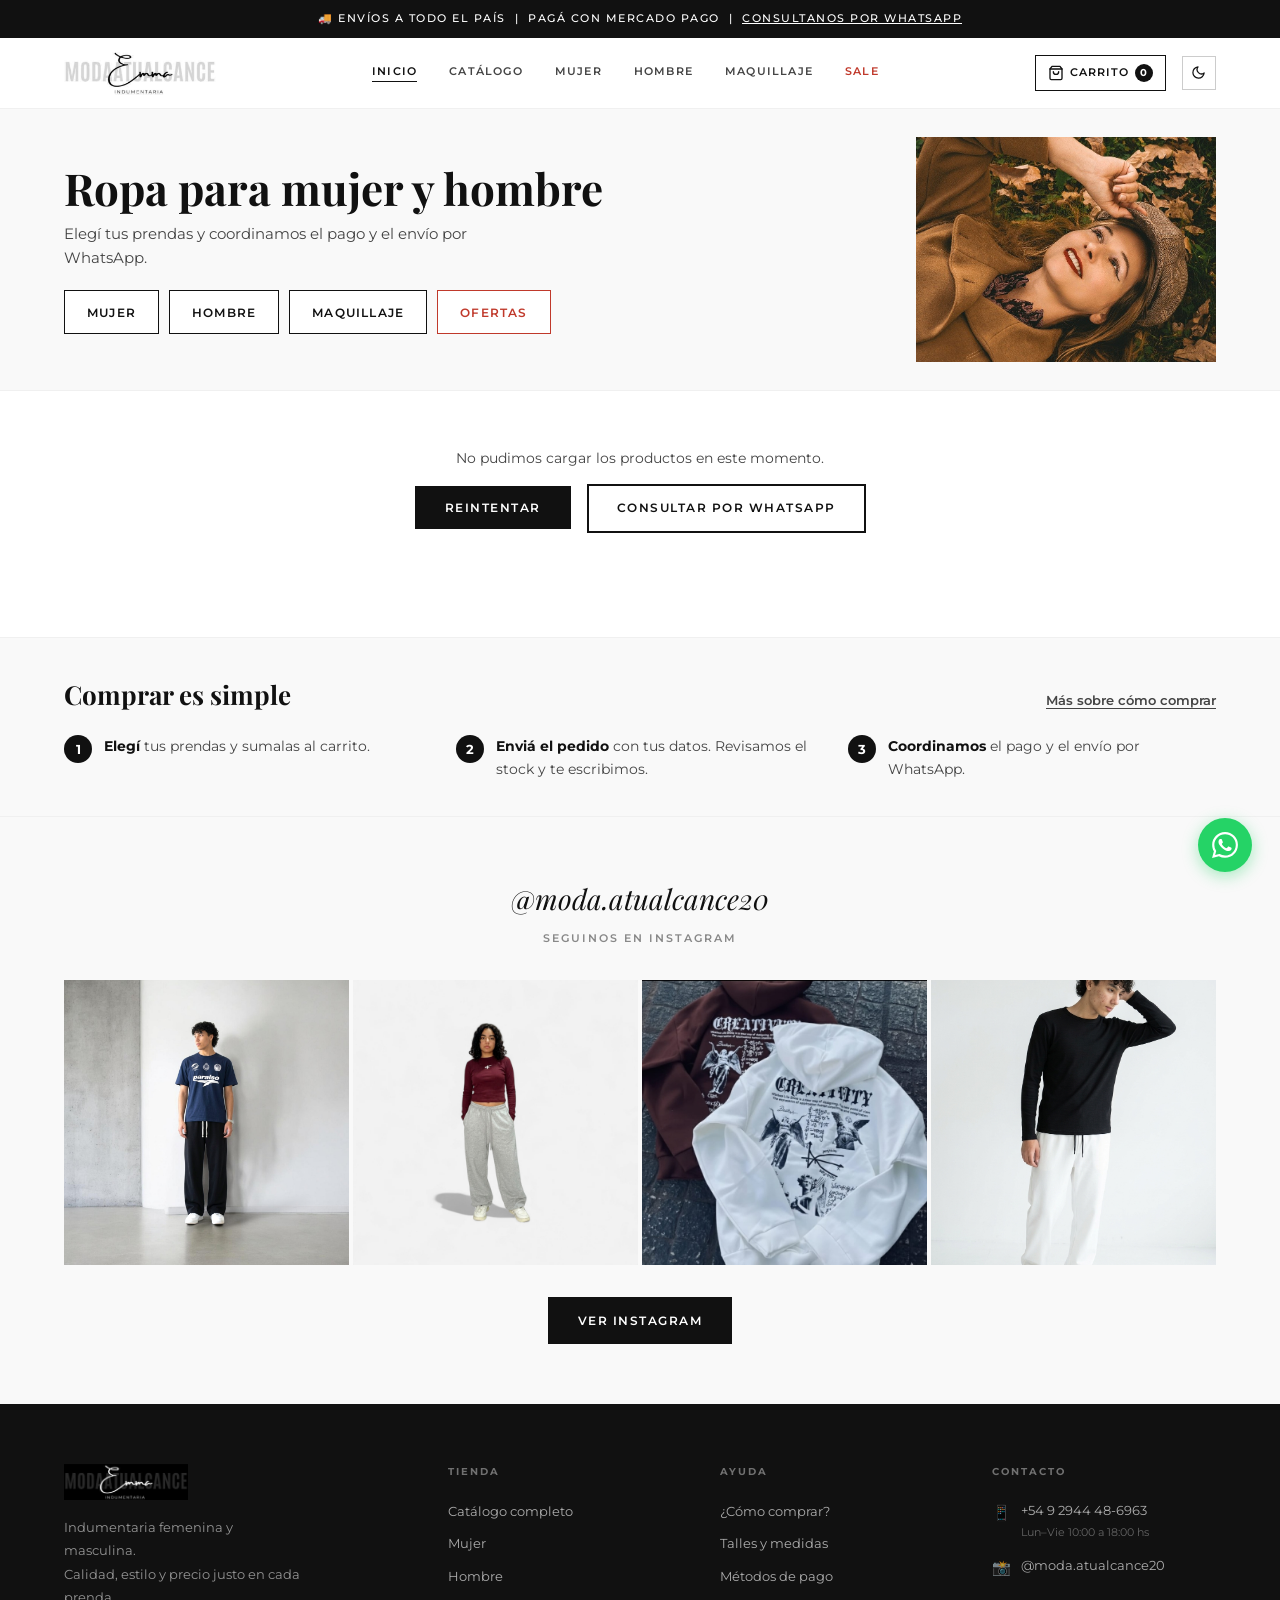
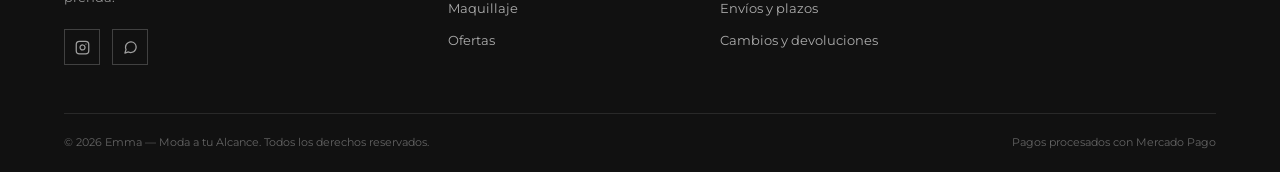
<file: index.html>
<!DOCTYPE html>
<html lang="es">
<head>
  <meta charset="UTF-8" />
  <meta name="viewport" content="width=device-width, initial-scale=1.0" />
  <title>Emma — Moda a tu Alcance</title>
  <meta name="description" content="Ropa y accesorios para mujer y hombre. Elegí tu look y recibilo en casa." />
  <link rel="icon" type="image/svg+xml" href="/favicon.svg"/>
  <meta property="og:type" content="website"/>
  <meta property="og:title" content="Emma — Moda a tu Alcance"/>
  <meta property="og:description" content="Ropa y accesorios para mujer y hombre. Elegí tu look y recibilo en casa."/>
  <meta property="og:image" content="https://moda-a-tu-alcance.vercel.app/assets/logo/logo-light.jpg"/>
  <meta name="twitter:card" content="summary_large_image"/>
  <meta name="twitter:image" content="https://moda-a-tu-alcance.vercel.app/assets/logo/logo-light.jpg"/>
  <script>(function(){var t=localStorage.getItem('emma_theme')||(window.matchMedia('(prefers-color-scheme:dark)').matches?'dark':'light');document.documentElement.setAttribute('data-theme',t);})();</script>
  <link rel="stylesheet" href="css/styles.css" />
  <style>
    /* ── Home: hero compacto ── */
    .home-hero { background: var(--gray-50); border-bottom: 1px solid var(--gray-100); padding: 28px 0; }
    .home-hero-inner { display: grid; grid-template-columns: 1fr 300px; gap: 40px; align-items: center; }
    .home-hero-title {
      font-family: var(--font-serif);
      font-size: clamp(28px, 4.5vw, 44px);
      font-weight: 700;
      line-height: 1.1;
      margin-bottom: 10px;
    }
    .home-hero-sub { font-size: 15px; color: var(--gray-700); line-height: 1.6; max-width: 46ch; margin-bottom: 20px; }
    .home-chips { display: flex; flex-wrap: wrap; gap: 10px; }
    .home-chip {
      display: inline-flex; align-items: center; justify-content: center;
      min-height: 44px; padding: 0 22px;
      font-size: 12px; font-weight: 600; letter-spacing: 1.2px; text-transform: uppercase;
      color: var(--black); background: var(--white);
      border: 1.5px solid var(--black);
      transition: background 0.15s, color 0.15s;
    }
    .home-chip:hover, .home-chip:focus-visible { background: var(--black); color: var(--white); }
    .home-chip-sale { color: #c0392b; border-color: #c0392b; }
    .home-chip-sale:hover, .home-chip-sale:focus-visible { background: #c0392b; color: #fff; }
    [data-theme="dark"] .home-chip-sale { color: #e8665a; border-color: #e8665a; }
    [data-theme="dark"] .home-chip-sale:hover, [data-theme="dark"] .home-chip-sale:focus-visible { background: #e8665a; color: #000; }
    .home-hero-img { aspect-ratio: 4 / 3; overflow: hidden; background: var(--gray-100); }
    .home-hero-img img { width: 100%; height: 100%; object-fit: cover; display: block; }
    [data-theme="dark"] .home-hero-img img { filter: brightness(0.75); }

    /* ── Home: secciones de productos ── */
    .home-section { padding: 36px 0 8px; }
    .home-section-head { display: flex; align-items: baseline; justify-content: space-between; gap: 16px; margin-bottom: 18px; }
    .home-section-title { font-family: var(--font-serif); font-size: clamp(20px, 3vw, 26px); font-weight: 700; }
    .home-section-link {
      font-size: 13px; font-weight: 600; color: var(--gray-700);
      text-decoration: underline; text-underline-offset: 3px; white-space: nowrap;
    }
    .home-section-link:hover { color: var(--black); }
    .home-grid { display: grid; grid-template-columns: repeat(4, 1fr); gap: 20px; }
    .home-grid .product-card { min-width: 0; }
    .home-more { text-align: center; padding: 28px 0 8px; }

    /* ── Home: placeholders de carga ── */
    .sk { background: var(--gray-100); position: relative; overflow: hidden; }
    .sk::after {
      content: ""; position: absolute; inset: 0;
      background: linear-gradient(90deg, transparent, rgba(128,128,128,0.15), transparent);
      transform: translateX(-100%);
      animation: sk-shimmer 1.4s infinite;
    }
    @keyframes sk-shimmer { to { transform: translateX(100%); } }
    .sk-img  { aspect-ratio: 3 / 4; }
    .sk-line { height: 12px; margin-top: 10px; width: 70%; }
    .sk-line.short { width: 40%; }

    /* ── Home: error de carga ── */
    .home-error { text-align: center; padding: 56px 16px; color: var(--gray-700); font-size: 14px; line-height: 1.7; }
    .home-error .btn { margin: 14px 6px 0; }

    /* ── Home: cómo comprar (franja compacta) ── */
    .home-how { background: var(--gray-50); border-top: 1px solid var(--gray-100); border-bottom: 1px solid var(--gray-100); padding: 36px 0; margin-top: 48px; }
    .home-how-head { display: flex; align-items: baseline; justify-content: space-between; gap: 16px; margin-bottom: 20px; }
    .home-how-list { list-style: none; display: grid; grid-template-columns: repeat(3, 1fr); gap: 24px; counter-reset: paso; padding: 0; margin: 0; }
    .home-how-list li { counter-increment: paso; display: flex; gap: 12px; align-items: flex-start; font-size: 14px; line-height: 1.6; color: var(--gray-700); }
    .home-how-list li::before {
      content: counter(paso);
      flex-shrink: 0; width: 28px; height: 28px; border-radius: 50%;
      display: flex; align-items: center; justify-content: center;
      font-size: 13px; font-weight: 700;
      background: var(--black); color: var(--white);
    }
    .home-how-list strong { color: var(--black); }

    @media (max-width: 768px) {
      .home-hero-inner { grid-template-columns: 1fr; }
      .home-hero-img { display: none; }
      .home-grid { grid-template-columns: repeat(2, 1fr); gap: 12px; }
      .home-section { padding-top: 28px; }
      .home-how-list { grid-template-columns: 1fr; gap: 16px; }
    }
    @media (max-width: 480px) {
      .announcement-bar { font-size: 10px; letter-spacing: 0.8px; padding: 8px 12px; }
      .home-hero { padding: 22px 0; }
      .home-chips { display: grid; grid-template-columns: 1fr 1fr; }
      .home-chip { padding: 0 8px; }
    }
  </style>
</head>
<body>

  <!-- ── Announcement Bar ─────────────────────────── -->
  <div class="announcement-bar">
    🚚 Envíos a todo el país &nbsp;|&nbsp; Pagá con Mercado Pago &nbsp;|&nbsp;
    <a href="https://wa.me/5492944486963" style="color:inherit;text-decoration:underline;">Consultanos por WhatsApp</a>
  </div>

  <!-- ── Header ───────────────────────────────────── -->
  <header class="header">
    <div class="container">
      <div class="header-inner">

        <!-- Logo -->
        <a href="index.html" class="logo" aria-label="Emma - Inicio">
          <img class="logo-img-dark"  src="/assets/logo/logo-dark.jpg"  alt="Emma"/>
          <img class="logo-img-light" src="/assets/logo/logo-light.jpg" alt="Emma"/>
        </a>

        <!-- Desktop Nav -->
        <nav class="nav" aria-label="Navegación principal">
          <a href="index.html" class="active">Inicio</a>
          <a href="catalogo.html">Catálogo</a>
          <a href="catalogo.html?genero=mujer">Mujer</a>
          <a href="catalogo.html?genero=hombre">Hombre</a>
          <a href="catalogo.html?cat=maquillaje">Maquillaje</a>
          <a href="catalogo.html?sale=1" class="sale">Sale</a>
        </nav>

        <!-- Actions -->
        <div class="header-actions">
          <a href="carrito.html" class="cart-btn" aria-label="Ver carrito">
            <svg width="16" height="16" viewBox="0 0 24 24" fill="none" stroke="currentColor" stroke-width="2" stroke-linecap="round" stroke-linejoin="round">
              <path d="M6 2L3 6v14a2 2 0 002 2h14a2 2 0 002-2V6l-3-4z"/><line x1="3" y1="6" x2="21" y2="6"/><path d="M16 10a4 4 0 01-8 0"/>
            </svg>
            <span class="cart-label">Carrito</span>
            <span class="cart-badge" id="cart-count">0</span>
          </a>
          <button class="theme-toggle" onclick="toggleTheme()" aria-label="Cambiar tema">
            <svg class="theme-icon-light" width="15" height="15" viewBox="0 0 24 24" fill="none" stroke="currentColor" stroke-width="2" stroke-linecap="round" stroke-linejoin="round"><path d="M21 12.79A9 9 0 1 1 11.21 3 7 7 0 0 0 21 12.79z"/></svg>
            <svg class="theme-icon-dark" width="15" height="15" viewBox="0 0 24 24" fill="none" stroke="currentColor" stroke-width="2" stroke-linecap="round" stroke-linejoin="round"><circle cx="12" cy="12" r="5"/><line x1="12" y1="1" x2="12" y2="3"/><line x1="12" y1="21" x2="12" y2="23"/><line x1="4.22" y1="4.22" x2="5.64" y2="5.64"/><line x1="18.36" y1="18.36" x2="19.78" y2="19.78"/><line x1="1" y1="12" x2="3" y2="12"/><line x1="21" y1="12" x2="23" y2="12"/><line x1="4.22" y1="19.78" x2="5.64" y2="18.36"/><line x1="18.36" y1="5.64" x2="19.78" y2="4.22"/></svg>
          </button>
          <button class="hamburger" id="hamburger-btn" aria-label="Menú" aria-expanded="false">
            <span></span><span></span><span></span>
          </button>
        </div>

      </div>
    </div>

    <!-- Mobile Nav -->
    <nav class="mobile-nav" id="mobile-nav" aria-label="Menú móvil">
      <a href="index.html">Inicio</a>
      <a href="catalogo.html">Catálogo</a>
      <a href="catalogo.html?genero=mujer">Mujer</a>
      <a href="catalogo.html?genero=hombre">Hombre</a>
      <a href="catalogo.html?cat=maquillaje">Maquillaje</a>
      <a href="catalogo.html?sale=1" class="sale">Sale</a>
    </nav>
  </header>

  <!-- ── Hero compacto + accesos directos ─────────── -->
  <section class="home-hero">
    <div class="container">
      <div class="home-hero-inner">
        <div class="home-hero-text">
          <h1 class="home-hero-title">Ropa para mujer y hombre</h1>
          <p class="home-hero-sub">Elegí tus prendas y coordinamos el pago y el envío por WhatsApp.</p>
          <nav class="home-chips" id="categorias" aria-label="Categorías">
            <a href="catalogo.html?genero=mujer" class="home-chip">Mujer</a>
            <a href="catalogo.html?genero=hombre" class="home-chip">Hombre</a>
            <a href="catalogo.html?cat=maquillaje" class="home-chip">Maquillaje</a>
            <a href="catalogo.html?sale=1" class="home-chip home-chip-sale">Ofertas</a>
          </nav>
        </div>
        <div class="home-hero-img">
          <img
            src="/assets/hero/hero.jpg"
            alt="Look de temporada"
            loading="lazy"
            decoding="async"
          />
        </div>
      </div>
    </div>
  </section>

  <!-- ── Productos (nuevos, ofertas, destacados) ───── -->
  <div class="container" id="home-products" aria-live="polite">
    <section class="home-section" aria-label="Cargando productos">
      <div class="home-grid">
        <div><div class="sk sk-img"></div><div class="sk sk-line"></div><div class="sk sk-line short"></div></div>
        <div><div class="sk sk-img"></div><div class="sk sk-line"></div><div class="sk sk-line short"></div></div>
        <div><div class="sk sk-img"></div><div class="sk sk-line"></div><div class="sk sk-line short"></div></div>
        <div><div class="sk sk-img"></div><div class="sk sk-line"></div><div class="sk sk-line short"></div></div>
      </div>
    </section>
  </div>

  <!-- ── Cómo comprar (franja compacta) ───────────── -->
  <section class="home-how">
    <div class="container">
      <div class="home-how-head">
        <h2 class="home-section-title">Comprar es simple</h2>
        <a href="faq.html#como-comprar" class="home-section-link">Más sobre cómo comprar</a>
      </div>
      <ol class="home-how-list">
        <li><span><strong>Elegí</strong> tus prendas y sumalas al carrito.</span></li>
        <li><span><strong>Enviá el pedido</strong> con tus datos. Revisamos el stock y te escribimos.</span></li>
        <li><span><strong>Coordinamos</strong> el pago y el envío por WhatsApp.</span></li>
      </ol>
    </div>
  </section>

  <!-- ── Instagram Strip ──────────────────────────── -->
  <section class="instagram-strip">
    <div class="container">
      <p class="instagram-handle">@moda.atualcance20</p>
      <p class="instagram-sub">Seguinos en Instagram</p>

      <div class="instagram-grid">
        <a href="https://www.instagram.com/moda.atualcance20" class="instagram-grid-item" target="_blank" rel="noopener">
          <img src="/assets/instagram/insta.png" alt="Instagram 1" loading="lazy"/>
        </a>
        <a href="https://www.instagram.com/moda.atualcance20" class="instagram-grid-item" target="_blank" rel="noopener">
          <img src="/assets/instagram/insta2.png" alt="Instagram 2" loading="lazy"/>
        </a>
        <a href="https://www.instagram.com/moda.atualcance20" class="instagram-grid-item" target="_blank" rel="noopener">
          <img src="/assets/instagram/insta3.jpeg" alt="Instagram 3" loading="lazy"/>
        </a>
        <a href="https://www.instagram.com/moda.atualcance20" class="instagram-grid-item" target="_blank" rel="noopener">
          <img src="/assets/instagram/insta4.png" alt="Instagram 4" loading="lazy"/>
        </a>
      </div>

      <a href="https://www.instagram.com/moda.atualcance20" class="btn btn-dark" target="_blank" rel="noopener">
        Ver Instagram
      </a>
    </div>
  </section>

  <!-- ── Footer ───────────────────────────────────── -->
  <footer class="footer">
    <div class="container">
      <div class="footer-grid">

        <div class="footer-brand">
          <img src="/assets/logo/logo-dark.jpg" alt="Emma" class="footer-logo" />
          <p>Indumentaria femenina y masculina.<br>Calidad, estilo y precio justo en cada prenda.</p>
          <div class="footer-social">
            <a href="https://www.instagram.com/moda.atualcance20" target="_blank" rel="noopener" aria-label="Instagram">
              <svg width="15" height="15" viewBox="0 0 24 24" fill="none" stroke="currentColor" stroke-width="2" stroke-linecap="round" stroke-linejoin="round">
                <rect x="2" y="2" width="20" height="20" rx="5" ry="5"/><path d="M16 11.37A4 4 0 1112.63 8 4 4 0 0116 11.37z"/><line x1="17.5" y1="6.5" x2="17.51" y2="6.5"/>
              </svg>
            </a>
            <a href="https://wa.me/5492944486963" target="_blank" rel="noopener" aria-label="WhatsApp">
              <svg width="15" height="15" viewBox="0 0 24 24" fill="none" stroke="currentColor" stroke-width="2" stroke-linecap="round" stroke-linejoin="round">
                <path d="M21 11.5a8.38 8.38 0 01-.9 3.8 8.5 8.5 0 01-7.6 4.7 8.38 8.38 0 01-3.8-.9L3 21l1.9-5.7a8.38 8.38 0 01-.9-3.8 8.5 8.5 0 014.7-7.6 8.38 8.38 0 013.8-.9h.5a8.48 8.48 0 018 8v.5z"/>
              </svg>
            </a>
          </div>
        </div>

        <div class="footer-col">
          <h4>Tienda</h4>
          <ul>
            <li><a href="catalogo.html">Catálogo completo</a></li>
            <li><a href="catalogo.html?genero=mujer">Mujer</a></li>
            <li><a href="catalogo.html?genero=hombre">Hombre</a></li>
            <li><a href="catalogo.html?cat=maquillaje">Maquillaje</a></li>
            <li><a href="catalogo.html?sale=1">Ofertas</a></li>
          </ul>
        </div>

        <div class="footer-col">
          <h4>Ayuda</h4>
          <ul>
            <li><a href="faq.html#como-comprar">¿Cómo comprar?</a></li>
            <li><a href="faq.html#talles">Talles y medidas</a></li>
            <li><a href="faq.html#pagos">Métodos de pago</a></li>
            <li><a href="faq.html#envios">Envíos y plazos</a></li>
            <li><a href="faq.html#cambios">Cambios y devoluciones</a></li>
          </ul>
        </div>

        <div class="footer-col">
          <h4>Contacto</h4>
          <div class="footer-contact-item">
            <span>📱</span>
            <span>
              <a href="https://wa.me/5492944486963" style="color:inherit;">+54 9 2944 48-6963</a><br>
              <small style="color:rgba(255,255,255,0.35);">Lun–Vie 10:00 a 18:00 hs</small>
            </span>
          </div>
          <div class="footer-contact-item">
            <span>📸</span>
            <span>
              <a href="https://www.instagram.com/moda.atualcance20" style="color:inherit;" target="_blank">@moda.atualcance20</a>
            </span>
          </div>
        </div>

      </div>

      <div class="footer-bottom">
        <span>© 2026 Emma — Moda a tu Alcance. Todos los derechos reservados.</span>
        <span>Pagos procesados con Mercado Pago</span>
      </div>
    </div>
  </footer>

  <!-- ── WhatsApp Float ────────────────────────────── -->
  <a
    href="https://wa.me/5492944486963?text=Hola%20Emma%2C%20quiero%20consultar%20sobre%20un%20producto%20%F0%9F%91%97"
    class="whatsapp-float"
    target="_blank"
    rel="noopener"
    aria-label="Contactar por WhatsApp"
    title="Contactar por WhatsApp"
  >
    <svg width="26" height="26" viewBox="0 0 24 24" fill="white">
      <path d="M17.472 14.382c-.297-.149-1.758-.867-2.03-.967-.273-.099-.471-.148-.67.15-.197.297-.767.966-.94 1.164-.173.199-.347.223-.644.075-.297-.15-1.255-.463-2.39-1.475-.883-.788-1.48-1.761-1.653-2.059-.173-.297-.018-.458.13-.606.134-.133.298-.347.446-.52.149-.174.198-.298.298-.497.099-.198.05-.371-.025-.52-.075-.149-.669-1.612-.916-2.207-.242-.579-.487-.5-.669-.51-.173-.008-.371-.01-.57-.01-.198 0-.52.074-.792.372-.272.297-1.04 1.016-1.04 2.479 0 1.462 1.065 2.875 1.213 3.074.149.198 2.096 3.2 5.077 4.487.709.306 1.262.489 1.694.625.712.227 1.36.195 1.871.118.571-.085 1.758-.719 2.006-1.413.248-.694.248-1.289.173-1.413-.074-.124-.272-.198-.57-.347m-5.421 7.403h-.004a9.87 9.87 0 01-5.031-1.378l-.361-.214-3.741.982.998-3.648-.235-.374a9.86 9.86 0 01-1.51-5.26c.001-5.45 4.436-9.884 9.888-9.884 2.64 0 5.122 1.03 6.988 2.898a9.825 9.825 0 012.893 6.994c-.003 5.45-4.437 9.884-9.885 9.884m8.413-18.297A11.815 11.815 0 0012.05 0C5.495 0 .16 5.335.157 11.892c0 2.096.547 4.142 1.588 5.945L.057 24l6.305-1.654a11.882 11.882 0 005.683 1.448h.005c6.554 0 11.89-5.335 11.893-11.893a11.821 11.821 0 00-3.48-8.413Z"/>
    </svg>
  </a>

  <!-- ── Scripts ───────────────────────────────────── -->
  <script src="js/catalog.js"></script>
  <script src="js/video-limiter.js"></script>
  <script src="js/data.js"></script>
  <script src="js/theme.js"></script>
  <script>
    // Mobile menu toggle
    const hamburger = document.getElementById('hamburger-btn');
    const mobileNav = document.getElementById('mobile-nav');

    hamburger.addEventListener('click', () => {
      const isOpen = mobileNav.classList.toggle('open');
      hamburger.setAttribute('aria-expanded', isOpen);
    });

    // Cart badge
    actualizarBadge();

    // ── Secciones de la home ──────────────────────────
    // Se muestran en este orden. Un producto aparece una sola vez
    // (en la primera sección que lo incluya). Las vacías se omiten.
    const POR_SECCION = 4;
    const SECCIONES = [
      { titulo: 'Nuevos ingresos', href: 'catalogo.html',        filtro: p => p.nuevo },
      { titulo: 'Ofertas',         href: 'catalogo.html?sale=1', filtro: p => p.sale },
      { titulo: 'Destacados',      href: 'catalogo.html',        filtro: p => p.destacado }
    ];

    function esc(s) {
      return String(s ?? '').replace(/[&<>"']/g, c => ({ '&':'&amp;', '<':'&lt;', '>':'&gt;', '"':'&quot;', "'":'&#39;' }[c]));
    }

    function tarjeta(p, eager) {
      const img = (p.imagenes || [])[0] || '';
      return `
        <a href="producto.html?id=${p.id}" class="product-card">
          <div class="product-card-image">
            ${cardMedia(p, { eager })}
            <span class="product-card-quick">Ver producto</span>
          </div>
          <p class="product-card-name">${esc(p.nombre)}</p>
          <p class="product-card-price">
            ${p.precioAntes ? `<span class="old-price">${formatPrecio(p.precioAntes)}</span>` : ''}
            ${formatPrecio(p.precio)}
          </p>
          ${(p.nuevo || p.sale) ? `<div class="product-card-tags">${p.nuevo ? '<span class="product-card-tag">Nuevo</span>' : ''}${p.sale ? '<span class="product-card-tag product-card-tag-sale">Oferta</span>' : ''}</div>` : ''}
        </a>`;
    }

    function seccion({ titulo, href }, lista, eager) {
      return `
        <section class="home-section">
          <div class="home-section-head">
            <h2 class="home-section-title">${titulo}</h2>
            <a href="${href}" class="home-section-link">Ver todo</a>
          </div>
          <div class="home-grid">${lista.map(p => tarjeta(p, eager)).join('')}</div>
        </section>`;
    }

    async function init() {
      const mount = document.getElementById('home-products');
      await loadProductos();

      // Sin productos: error de conexión o tienda vacía
      if (!PRODUCTOS.length) {
        mount.innerHTML = `
          <div class="home-error">
            <p>No pudimos cargar los productos en este momento.</p>
            <button class="btn btn-dark" onclick="location.reload()">Reintentar</button>
            <a class="btn btn-outline" href="https://wa.me/5492944486963" target="_blank" rel="noopener">Consultar por WhatsApp</a>
          </div>`;
        return;
      }

      const usados = new Set();
      let html = '';
      let primera = true;

      SECCIONES.forEach(s => {
        const lista = PRODUCTOS.filter(p => s.filtro(p) && !usados.has(p.id)).slice(0, POR_SECCION);
        if (!lista.length) return;
        lista.forEach(p => usados.add(p.id));
        html += seccion(s, lista, primera);
        primera = false;
      });

      // Si no hay nuevos / ofertas / destacados, mostrar lo último cargado
      if (!html) {
        html = seccion({ titulo: 'Catálogo', href: 'catalogo.html' }, PRODUCTOS.slice(0, POR_SECCION * 2), true);
      }

      html += '<div class="home-more"><a href="catalogo.html" class="btn btn-outline">Ver todo el catálogo</a></div>';
      mount.innerHTML = html;
    }

    init();
  </script>

</body>
</html>
</file>
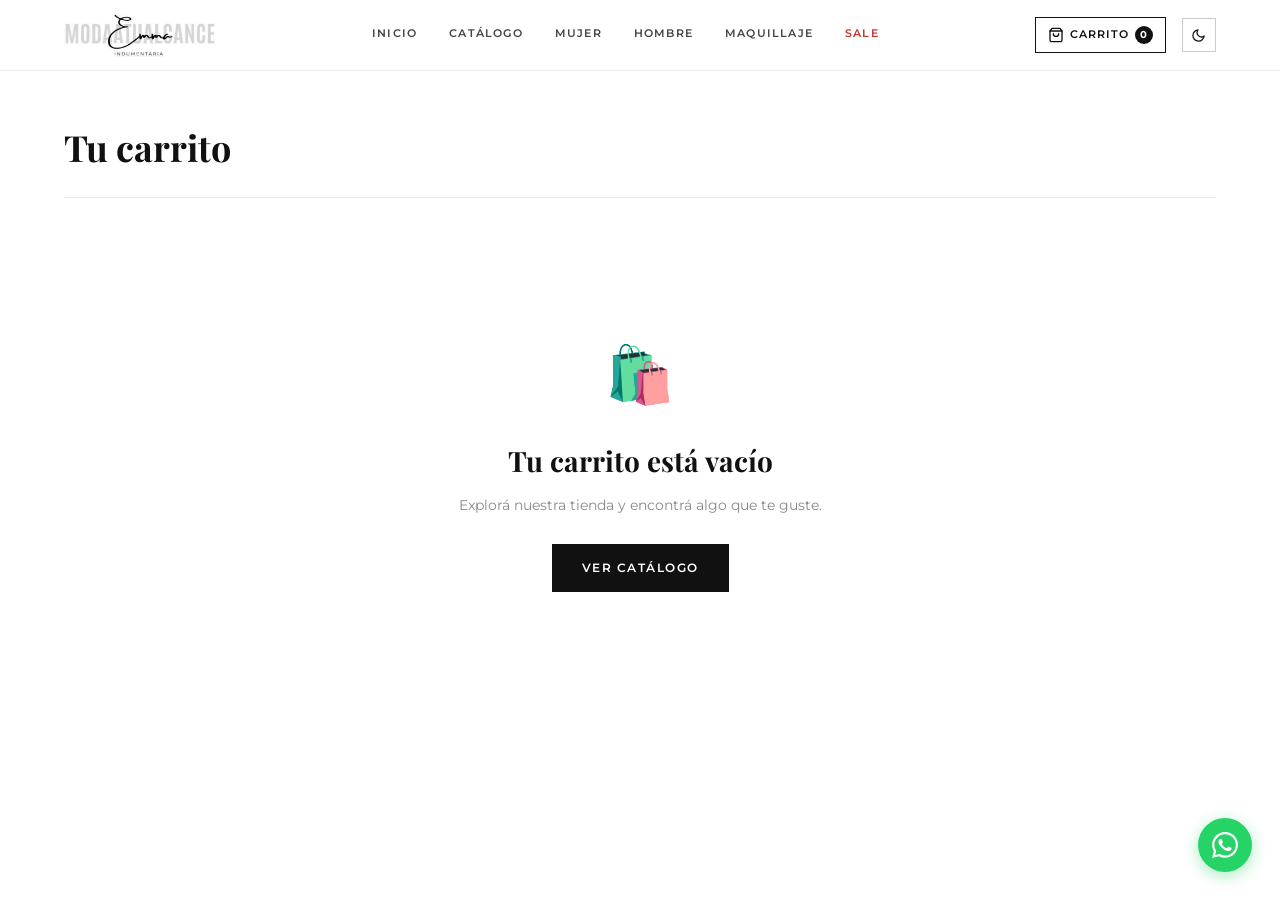
<file: carrito.html>
<!DOCTYPE html>
<html lang="es">
<head>
  <meta charset="UTF-8"/>
  <meta name="viewport" content="width=device-width, initial-scale=1.0"/>
  <title>Carrito — Emma Moda a tu Alcance</title>
  <link rel="icon" type="image/svg+xml" href="/favicon.svg"/>
  <script>(function(){var t=localStorage.getItem('emma_theme')||(window.matchMedia('(prefers-color-scheme:dark)').matches?'dark':'light');document.documentElement.setAttribute('data-theme',t);})();</script>
  <link rel="stylesheet" href="css/styles.css"/>
  <style>
    .cart-page { padding: 48px 0 80px; }
    .cart-layout {
      display: grid;
      grid-template-columns: 1fr 360px;
      gap: 40px;
      align-items: start;
    }
    .cart-section-title {
      font-size: 10px;
      font-weight: 700;
      letter-spacing: 2px;
      text-transform: uppercase;
      color: var(--gray-500);
      margin-bottom: 20px;
    }

    /* ── Item ── */
    .cart-items { }
    .cart-item {
      display: grid;
      grid-template-columns: 96px 1fr auto;
      gap: 20px;
      padding: 20px 0;
      border-bottom: 1px solid var(--gray-100);
      align-items: start;
    }
    .cart-item-img {
      width: 96px;
      aspect-ratio: 3/4;
      overflow: hidden;
      background: var(--gray-100);
    }
    .cart-item-img img { width:100%; height:100%; object-fit:cover; }

    .cart-item-name {
      font-size: 14px;
      font-weight: 600;
      margin-bottom: 4px;
      line-height: 1.3;
    }
    .cart-item-meta {
      font-size: 12px;
      color: var(--gray-500);
      margin-bottom: 12px;
    }
    .cart-item-qty {
      display: flex;
      align-items: center;
      border: 1.5px solid var(--gray-300);
      width: fit-content;
    }
    .cart-item-qty button {
      width: 32px; height: 32px;
      font-size: 16px;
      display: flex;
      align-items: center;
      justify-content: center;
      transition: background 0.15s;
    }
    .cart-item-qty button:hover { background: var(--gray-50); }
    .cart-item-qty span {
      width: 36px; height: 32px;
      display: flex;
      align-items: center;
      justify-content: center;
      font-size: 13px;
      font-weight: 600;
      border-left: 1.5px solid var(--gray-300);
      border-right: 1.5px solid var(--gray-300);
    }
    .cart-item-price {
      text-align: right;
    }
    .cart-item-price-unit {
      font-size: 16px;
      font-weight: 700;
    }
    .cart-item-remove {
      display: block;
      margin-top: 8px;
      font-size: 11px;
      color: var(--gray-500);
      text-align: right;
      text-transform: uppercase;
      letter-spacing: 0.5px;
      transition: color 0.15s;
    }
    .cart-item-remove:hover { color: #c0392b; }

    /* ── Summary ── */
    .cart-summary {
      background: var(--gray-50);
      padding: 28px;
      position: sticky;
      top: 86px;
    }
    .cart-summary h3 {
      font-family: var(--font-serif);
      font-size: 22px;
      margin-bottom: 24px;
    }
    .summary-row {
      display: flex;
      justify-content: space-between;
      font-size: 13px;
      color: var(--gray-700);
      margin-bottom: 12px;
    }
    .summary-total {
      display: flex;
      justify-content: space-between;
      font-size: 18px;
      font-weight: 700;
      color: var(--black);
      padding-top: 16px;
      margin-top: 4px;
      border-top: 2px solid var(--black);
      margin-bottom: 24px;
    }
    .checkout-btn {
      display: block;
      width: 100%;
      padding: 16px;
      background: var(--black);
      color: var(--white);
      font-size: 12px;
      font-weight: 700;
      letter-spacing: 1.5px;
      text-transform: uppercase;
      text-align: center;
      transition: background 0.2s;
      margin-bottom: 12px;
    }
    .checkout-btn:hover { background: #333; }
    .continue-btn {
      display: block;
      width: 100%;
      padding: 14px;
      border: 1.5px solid var(--black);
      color: var(--black);
      font-size: 12px;
      font-weight: 600;
      letter-spacing: 1px;
      text-transform: uppercase;
      text-align: center;
      transition: all 0.2s;
    }
    .continue-btn:hover { background: var(--black); color: var(--white); }

    .summary-note {
      margin-top: 16px;
      padding: 12px;
      background: #f0f7e6;
      border-left: 3px solid #5a9a2a;
      font-size: 12px;
      color: #3a6a1a;
      line-height: 1.6;
    }

    /* ── Empty state ── */
    .cart-empty {
      text-align: center;
      padding: 100px 0;
    }
    .cart-empty .empty-icon { font-size: 56px; margin-bottom: 20px; }
    .cart-empty h2 { font-family: var(--font-serif); font-size: 28px; margin-bottom: 10px; }
    .cart-empty p  { color: var(--gray-500); margin-bottom: 28px; }

    @media (max-width: 900px) {
      .cart-layout { grid-template-columns: 1fr; }
      .cart-summary { position: static; }
    }
    @media (max-width: 480px) {
      .cart-item { grid-template-columns: 80px 1fr; }
      .cart-item-price { grid-column: 2; }
    }
  </style>
</head>
<body>

  <!-- Header -->
  <header class="header">
    <div class="container">
      <div class="header-inner">
        <a href="index.html" class="logo">
          <img class="logo-img-dark"  src="/assets/logo/logo-dark.jpg"  alt="Emma"/>
          <img class="logo-img-light" src="/assets/logo/logo-light.jpg" alt="Emma"/>
        </a>
        <nav class="nav">
          <a href="index.html">Inicio</a>
          <a href="catalogo.html">Catálogo</a>
          <a href="catalogo.html?genero=mujer">Mujer</a>
          <a href="catalogo.html?genero=hombre">Hombre</a>
          <a href="catalogo.html?cat=maquillaje">Maquillaje</a>
          <a href="catalogo.html?sale=1" class="sale">Sale</a>
        </nav>
        <div class="header-actions">
          <a href="carrito.html" class="cart-btn">
            <svg width="16" height="16" viewBox="0 0 24 24" fill="none" stroke="currentColor" stroke-width="2" stroke-linecap="round" stroke-linejoin="round"><path d="M6 2L3 6v14a2 2 0 002 2h14a2 2 0 002-2V6l-3-4z"/><line x1="3" y1="6" x2="21" y2="6"/><path d="M16 10a4 4 0 01-8 0"/></svg>
            <span class="cart-label">Carrito</span> <span class="cart-badge" id="cart-count">0</span>
          </a>
          <button class="theme-toggle" onclick="toggleTheme()" aria-label="Cambiar tema">
            <svg class="theme-icon-light" width="15" height="15" viewBox="0 0 24 24" fill="none" stroke="currentColor" stroke-width="2" stroke-linecap="round" stroke-linejoin="round"><path d="M21 12.79A9 9 0 1 1 11.21 3 7 7 0 0 0 21 12.79z"/></svg>
            <svg class="theme-icon-dark" width="15" height="15" viewBox="0 0 24 24" fill="none" stroke="currentColor" stroke-width="2" stroke-linecap="round" stroke-linejoin="round"><circle cx="12" cy="12" r="5"/><line x1="12" y1="1" x2="12" y2="3"/><line x1="12" y1="21" x2="12" y2="23"/><line x1="4.22" y1="4.22" x2="5.64" y2="5.64"/><line x1="18.36" y1="18.36" x2="19.78" y2="19.78"/><line x1="1" y1="12" x2="3" y2="12"/><line x1="21" y1="12" x2="23" y2="12"/><line x1="4.22" y1="19.78" x2="5.64" y2="18.36"/><line x1="18.36" y1="5.64" x2="19.78" y2="4.22"/></svg>
          </button>
          <button class="hamburger" id="hamburger-btn"><span></span><span></span><span></span></button>
        </div>
      </div>
    </div>
    <nav class="mobile-nav" id="mobile-nav">
      <a href="index.html">Inicio</a>
      <a href="catalogo.html">Catálogo</a>
      <a href="catalogo.html?genero=mujer">Mujer</a>
      <a href="catalogo.html?genero=hombre">Hombre</a>
      <a href="catalogo.html?cat=maquillaje">Maquillaje</a>
      <a href="catalogo.html?sale=1" class="sale">Sale</a>
    </nav>
  </header>

  <div class="container">
    <div class="cart-page">
      <!-- Page title -->
      <div style="margin-bottom:32px; border-bottom:1px solid var(--gray-100); padding-bottom:20px;">
        <h1 style="font-family:var(--font-serif);font-size:clamp(24px,3vw,36px);font-weight:700;">Tu carrito</h1>
      </div>

      <div id="cart-content"></div>
    </div>
  </div>

  <!-- WhatsApp -->
  <a href="https://wa.me/5492944486963" class="whatsapp-float" target="_blank" rel="noopener" aria-label="WhatsApp">
    <svg width="26" height="26" viewBox="0 0 24 24" fill="white"><path d="M17.472 14.382c-.297-.149-1.758-.867-2.03-.967-.273-.099-.471-.148-.67.15-.197.297-.767.966-.94 1.164-.173.199-.347.223-.644.075-.297-.15-1.255-.463-2.39-1.475-.883-.788-1.48-1.761-1.653-2.059-.173-.297-.018-.458.13-.606.134-.133.298-.347.446-.52.149-.174.198-.298.298-.497.099-.198.05-.371-.025-.52-.075-.149-.669-1.612-.916-2.207-.242-.579-.487-.5-.669-.51-.173-.008-.371-.01-.57-.01-.198 0-.52.074-.792.372-.272.297-1.04 1.016-1.04 2.479 0 1.462 1.065 2.875 1.213 3.074.149.198 2.096 3.2 5.077 4.487.709.306 1.262.489 1.694.625.712.227 1.36.195 1.871.118.571-.085 1.758-.719 2.006-1.413.248-.694.248-1.289.173-1.413-.074-.124-.272-.198-.57-.347m-5.421 7.403h-.004a9.87 9.87 0 01-5.031-1.378l-.361-.214-3.741.982.998-3.648-.235-.374a9.86 9.86 0 01-1.51-5.26c.001-5.45 4.436-9.884 9.888-9.884 2.64 0 5.122 1.03 6.988 2.898a9.825 9.825 0 012.893 6.994c-.003 5.45-4.437 9.884-9.885 9.884m8.413-18.297A11.815 11.815 0 0012.05 0C5.495 0 .16 5.335.157 11.892c0 2.096.547 4.142 1.588 5.945L.057 24l6.305-1.654a11.882 11.882 0 005.683 1.448h.005c6.554 0 11.89-5.335 11.893-11.893a11.821 11.821 0 00-3.48-8.413Z"/></svg>
  </a>

  <script src="js/data.js"></script>
  <script src="js/theme.js"></script>
  <script>
    function render() {
      const cart = getCarrito();
      const container = document.getElementById('cart-content');

      if (!cart.length) {
        container.innerHTML = `
          <div class="cart-empty">
            <div class="empty-icon">🛍️</div>
            <h2>Tu carrito está vacío</h2>
            <p>Explorá nuestra tienda y encontrá algo que te guste.</p>
            <a href="catalogo.html" class="btn btn-dark">Ver catálogo</a>
          </div>`;
        return;
      }

      const subtotal = totalCarrito();

      container.innerHTML = `
        <div class="cart-layout">

          <!-- Items -->
          <div class="cart-items">
            <p class="cart-section-title">${cantidadCarrito()} artículo${cantidadCarrito()!==1?'s':''}</p>
            ${cart.map(item => `
              <div class="cart-item" id="item-${item.key}">
                <a href="producto.html?id=${item.id}" class="cart-item-img">
                  <img src="${item.imagen}" alt="${item.nombre}" loading="lazy"/>
                </a>
                <div>
                  <p class="cart-item-name">${item.nombre}</p>
                  <p class="cart-item-meta">Talle: ${item.talle} &nbsp;|&nbsp; Color: ${item.color}</p>
                  <div class="cart-item-qty">
                    <button onclick="update('${item.key}', -1)">−</button>
                    <span>${item.qty}</span>
                    <button onclick="update('${item.key}', 1)">+</button>
                  </div>
                </div>
                <div class="cart-item-price">
                  <p class="cart-item-price-unit">${formatPrecio(item.precio * item.qty)}</p>
                  <small style="color:var(--gray-500);font-size:11px;">${formatPrecio(item.precio)} c/u</small>
                  <button class="cart-item-remove" onclick="remove('${item.key}')">Eliminar</button>
                </div>
              </div>
            `).join('')}

            <div style="margin-top:20px;">
              <button onclick="clearAll()" style="font-size:11px;color:var(--gray-500);text-transform:uppercase;letter-spacing:0.5px;border-bottom:1px solid var(--gray-300);">
                Vaciar carrito
              </button>
            </div>
          </div>

          <!-- Summary -->
          <div class="cart-summary">
            <h3>Resumen</h3>

            ${cart.map(item => `
              <div class="summary-row">
                <span>${item.nombre} (${item.talle}, ${item.color}) ×${item.qty}</span>
                <span>${formatPrecio(item.precio * item.qty)}</span>
              </div>
            `).join('')}

            <div class="summary-row" style="margin-top:12px;padding-top:12px;border-top:1px solid var(--gray-100);">
              <span>Subtotal</span><span>${formatPrecio(subtotal)}</span>
            </div>
            <div class="summary-row">
              <span>Envío</span>
              <span style="color:#5a9a2a;font-weight:600;">A coordinar</span>
            </div>

            <div class="summary-total">
              <span>Total</span>
              <span>${formatPrecio(subtotal)}</span>
            </div>

            <a href="checkout.html" class="checkout-btn">Confirmar pedido</a>
            <a href="catalogo.html" class="continue-btn">Seguir comprando</a>

            <div class="summary-note">
              💡 Coordinamos el pago y el envío por WhatsApp. ¡Es rápido y fácil!
            </div>
          </div>

        </div>`;
    }

    function update(key, d) {
      cambiarCantidad(key, d);
      render();
    }
    function remove(key) {
      eliminarDelCarrito(key);
      render();
    }
    function clearAll() {
      if (confirm('¿Vaciás el carrito?')) { vaciarCarrito(); render(); }
    }

    document.getElementById('hamburger-btn').addEventListener('click', () => {
      document.getElementById('mobile-nav').classList.toggle('open');
    });

    render();
    actualizarBadge();
  </script>
</body>
</html>
</file>
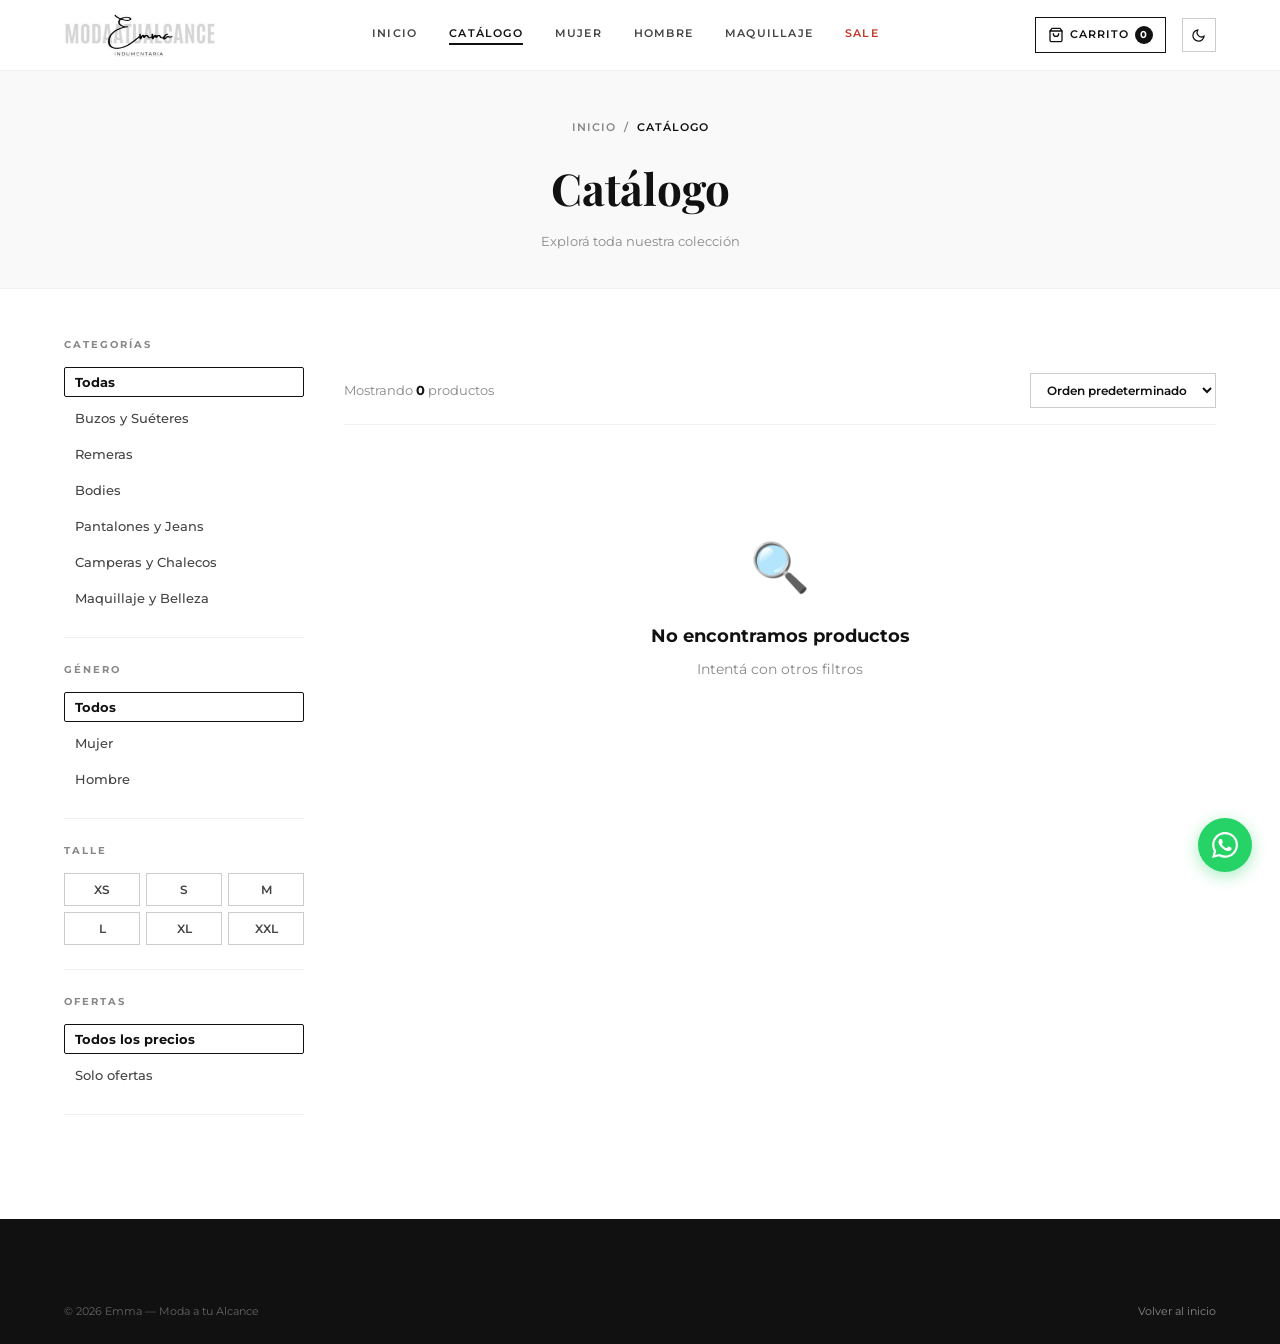
<file: catalogo.html>
<!DOCTYPE html>
<html lang="es">
<head>
  <meta charset="UTF-8" />
  <meta name="viewport" content="width=device-width, initial-scale=1.0"/>
  <title>Catálogo — Emma Moda a tu Alcance</title>
  <meta name="description" content="Explorá toda la colección de ropa y accesorios de Emma. Filtrá por categoría, talle y género."/>
  <link rel="icon" type="image/svg+xml" href="/favicon.svg"/>
  <meta property="og:type" content="website"/>
  <meta property="og:title" content="Catálogo — Emma Moda a tu Alcance"/>
  <meta property="og:description" content="Explorá toda la colección de ropa y accesorios de Emma."/>
  <meta property="og:image" content="https://moda-a-tu-alcance.vercel.app/assets/logo/logo-light.jpg"/>
  <meta name="twitter:card" content="summary_large_image"/>
  <meta name="twitter:image" content="https://moda-a-tu-alcance.vercel.app/assets/logo/logo-light.jpg"/>
  <script>(function(){var t=localStorage.getItem('emma_theme')||(window.matchMedia('(prefers-color-scheme:dark)').matches?'dark':'light');document.documentElement.setAttribute('data-theme',t);})();</script>
  <link rel="stylesheet" href="css/styles.css"/>
  <style>
    /* ── Page header ── */
    .page-hero {
      background: var(--gray-50);
      padding: 48px 0 36px;
      border-bottom: 1px solid var(--gray-100);
      text-align: center;
    }
    .page-hero h1 {
      font-family: var(--font-serif);
      font-size: clamp(28px, 4vw, 44px);
      font-weight: 700;
      margin-bottom: 8px;
    }
    .page-hero p { font-size: 13px; color: var(--gray-500); }
    .breadcrumb {
      display: flex;
      align-items: center;
      justify-content: center;
      gap: 8px;
      font-size: 11px;
      font-weight: 600;
      letter-spacing: 1px;
      text-transform: uppercase;
      color: var(--gray-500);
      margin-bottom: 16px;
    }
    .breadcrumb a { color: var(--gray-500); }
    .breadcrumb a:hover { color: var(--black); }
    .breadcrumb span { color: var(--black); }

    /* ── Layout ── */
    .catalog-layout {
      display: grid;
      grid-template-columns: 240px 1fr;
      gap: 40px;
      padding: 48px 0 80px;
      align-items: start;
    }

    /* ── Sidebar ── */
    .sidebar { position: sticky; top: 86px; }
    .sidebar-section { border-bottom: 1px solid var(--gray-100); padding-bottom: 24px; margin-bottom: 24px; }
    .sidebar-section:last-child { border-bottom: none; }
    .sidebar-title {
      font-size: 10px;
      font-weight: 700;
      letter-spacing: 2px;
      text-transform: uppercase;
      color: var(--gray-500);
      margin-bottom: 14px;
    }
    .filter-list { display: flex; flex-direction: column; gap: 6px; }
    .filter-btn {
      text-align: left;
      font-size: 13px;
      font-weight: 500;
      color: var(--gray-700);
      padding: 6px 10px;
      border-radius: 2px;
      transition: all 0.15s;
      border: 1px solid transparent;
    }
    .filter-btn:hover { color: var(--black); background: var(--gray-50); }
    .filter-btn.active { color: var(--black); font-weight: 700; border-color: var(--black); }

    .size-grid { display: grid; grid-template-columns: repeat(3, 1fr); gap: 6px; }
    .size-btn {
      padding: 8px 4px;
      font-size: 12px;
      font-weight: 600;
      text-align: center;
      border: 1.5px solid var(--gray-300);
      color: var(--gray-700);
      transition: all 0.15s;
    }
    .size-btn:hover { border-color: var(--black); color: var(--black); }
    .size-btn.active { background: var(--black); color: var(--white); border-color: var(--black); }

    /* ── Catalog main ── */
    .catalog-toolbar {
      display: flex;
      align-items: center;
      justify-content: space-between;
      margin-bottom: 24px;
      padding-bottom: 16px;
      border-bottom: 1px solid var(--gray-100);
    }
    .catalog-count { font-size: 13px; color: var(--gray-500); }
    .catalog-count strong { color: var(--black); font-weight: 700; }
    .sort-select {
      font-family: var(--font-sans);
      font-size: 12px;
      font-weight: 600;
      color: var(--black);
      border: 1.5px solid var(--gray-300);
      padding: 8px 12px;
      background: var(--white);
      cursor: pointer;
    }

    /* ── Product grid ── */
    .catalog-grid {
      display: grid;
      grid-template-columns: repeat(3, 1fr);
      gap: 20px;
    }

    /* ── Active filters ── */
    .active-filters {
      display: flex;
      flex-wrap: wrap;
      gap: 8px;
      margin-bottom: 20px;
    }
    .filter-tag {
      display: inline-flex;
      align-items: center;
      gap: 6px;
      background: var(--black);
      color: var(--white);
      font-size: 11px;
      font-weight: 600;
      letter-spacing: 0.5px;
      padding: 5px 10px;
    }
    .filter-tag button {
      color: rgba(255,255,255,0.7);
      font-size: 13px;
      line-height: 1;
      padding: 0;
    }
    .filter-tag button:hover { color: var(--white); }

    /* ── Empty state ── */
    .empty-state {
      grid-column: 1/-1;
      text-align: center;
      padding: 80px 0;
      color: var(--gray-500);
    }
    .empty-state .empty-icon { font-size: 48px; margin-bottom: 16px; }
    .empty-state h3 { font-size: 18px; color: var(--black); margin-bottom: 8px; }

    /* ── Mobile filter toggle ── */
    .mobile-filter-btn {
      display: none;
      align-items: center;
      gap: 8px;
      font-size: 12px;
      font-weight: 700;
      letter-spacing: 1px;
      text-transform: uppercase;
      padding: 10px 16px;
      border: 1.5px solid var(--black);
      color: var(--black);
    }
    .sidebar-overlay {
      display: none;
      position: fixed;
      inset: 0;
      background: rgba(0,0,0,0.4);
      z-index: 200;
    }
    .sidebar-overlay.open { display: block; }

    @media (max-width: 900px) {
      .catalog-layout { grid-template-columns: 1fr; }
      .sidebar {
        position: fixed;
        top: 0; left: -280px;
        width: 280px;
        height: 100vh;
        background: var(--white);
        z-index: 210;
        overflow-y: auto;
        padding: 24px;
        transition: left 0.3s ease;
        box-shadow: 4px 0 20px rgba(0,0,0,0.15);
      }
      .sidebar.open { left: 0; }
      .mobile-filter-btn { display: flex; }
      .catalog-grid { grid-template-columns: repeat(2, 1fr); }
    }
    @media (max-width: 480px) {
      .catalog-grid { grid-template-columns: repeat(2, 1fr); gap: 10px; }
    }
  </style>
</head>
<body>

  <!-- ── Header ── -->
  <header class="header">
    <div class="container">
      <div class="header-inner">
        <a href="index.html" class="logo">
          <img class="logo-img-dark"  src="/assets/logo/logo-dark.jpg"  alt="Emma"/>
          <img class="logo-img-light" src="/assets/logo/logo-light.jpg" alt="Emma"/>
        </a>
        <nav class="nav">
          <a href="index.html">Inicio</a>
          <a href="catalogo.html" class="active">Catálogo</a>
          <a href="catalogo.html?genero=mujer">Mujer</a>
          <a href="catalogo.html?genero=hombre">Hombre</a>
          <a href="catalogo.html?cat=maquillaje">Maquillaje</a>
          <a href="catalogo.html?sale=1" class="sale">Sale</a>
        </nav>
        <div class="header-actions">
          <a href="carrito.html" class="cart-btn">
            <svg width="16" height="16" viewBox="0 0 24 24" fill="none" stroke="currentColor" stroke-width="2" stroke-linecap="round" stroke-linejoin="round"><path d="M6 2L3 6v14a2 2 0 002 2h14a2 2 0 002-2V6l-3-4z"/><line x1="3" y1="6" x2="21" y2="6"/><path d="M16 10a4 4 0 01-8 0"/></svg>
            <span class="cart-label">Carrito</span> <span class="cart-badge" id="cart-count">0</span>
          </a>
          <button class="theme-toggle" onclick="toggleTheme()" aria-label="Cambiar tema">
            <svg class="theme-icon-light" width="15" height="15" viewBox="0 0 24 24" fill="none" stroke="currentColor" stroke-width="2" stroke-linecap="round" stroke-linejoin="round"><path d="M21 12.79A9 9 0 1 1 11.21 3 7 7 0 0 0 21 12.79z"/></svg>
            <svg class="theme-icon-dark" width="15" height="15" viewBox="0 0 24 24" fill="none" stroke="currentColor" stroke-width="2" stroke-linecap="round" stroke-linejoin="round"><circle cx="12" cy="12" r="5"/><line x1="12" y1="1" x2="12" y2="3"/><line x1="12" y1="21" x2="12" y2="23"/><line x1="4.22" y1="4.22" x2="5.64" y2="5.64"/><line x1="18.36" y1="18.36" x2="19.78" y2="19.78"/><line x1="1" y1="12" x2="3" y2="12"/><line x1="21" y1="12" x2="23" y2="12"/><line x1="4.22" y1="19.78" x2="5.64" y2="18.36"/><line x1="18.36" y1="5.64" x2="19.78" y2="4.22"/></svg>
          </button>
          <button class="hamburger" id="hamburger-btn"><span></span><span></span><span></span></button>
        </div>
      </div>
    </div>
    <nav class="mobile-nav" id="mobile-nav">
      <a href="index.html">Inicio</a>
      <a href="catalogo.html">Catálogo</a>
      <a href="catalogo.html?genero=mujer">Mujer</a>
      <a href="catalogo.html?genero=hombre">Hombre</a>
      <a href="catalogo.html?cat=maquillaje">Maquillaje</a>
      <a href="catalogo.html?sale=1" class="sale">Sale</a>
    </nav>
  </header>

  <!-- ── Page Hero ── -->
  <div class="page-hero">
    <div class="breadcrumb">
      <a href="index.html">Inicio</a> / <span id="breadcrumb-cat">Catálogo</span>
    </div>
    <h1 id="page-title">Catálogo</h1>
    <p id="page-subtitle">Explorá toda nuestra colección</p>
  </div>

  <!-- ── Catalog Layout ── -->
  <div class="container">
    <div class="catalog-layout">

      <!-- Sidebar (desktop) / Drawer (mobile) -->
      <aside class="sidebar" id="sidebar">
        <div class="sidebar-section">
          <p class="sidebar-title">Categorías</p>
          <div class="filter-list" id="cat-filter-list">
            <button class="filter-btn" data-filter="cat" data-val="">Todas</button>
          </div>
        </div>

        <div class="sidebar-section">
          <p class="sidebar-title">Género</p>
          <div class="filter-list">
            <button class="filter-btn" data-filter="genero" data-val="">Todos</button>
            <button class="filter-btn" data-filter="genero" data-val="mujer">Mujer</button>
            <button class="filter-btn" data-filter="genero" data-val="hombre">Hombre</button>
          </div>
        </div>

        <div class="sidebar-section">
          <p class="sidebar-title">Talle</p>
          <div class="size-grid" id="size-filter">
            <button class="size-btn" data-talle="XS">XS</button>
            <button class="size-btn" data-talle="S">S</button>
            <button class="size-btn" data-talle="M">M</button>
            <button class="size-btn" data-talle="L">L</button>
            <button class="size-btn" data-talle="XL">XL</button>
            <button class="size-btn" data-talle="XXL">XXL</button>
          </div>
        </div>

        <div class="sidebar-section">
          <p class="sidebar-title">Ofertas</p>
          <div class="filter-list">
            <button class="filter-btn" data-filter="sale" data-val="">Todos los precios</button>
            <button class="filter-btn" data-filter="sale" data-val="1">Solo ofertas</button>
          </div>
        </div>

        <button class="btn btn-outline" id="clear-filters" style="width:100%;margin-top:8px;display:none;">
          Limpiar filtros
        </button>
      </aside>

      <!-- Main content -->
      <main>
        <!-- Mobile filter button -->
        <div style="display:flex;align-items:center;justify-content:space-between;margin-bottom:16px;">
          <button class="mobile-filter-btn" id="mobile-filter-btn">
            <svg width="14" height="14" viewBox="0 0 24 24" fill="none" stroke="currentColor" stroke-width="2.5"><line x1="4" y1="6" x2="20" y2="6"/><line x1="8" y1="12" x2="16" y2="12"/><line x1="11" y1="18" x2="13" y2="18"/></svg>
            Filtrar
          </button>
        </div>

        <!-- Active filters -->
        <div class="active-filters" id="active-filters"></div>

        <!-- Toolbar -->
        <div class="catalog-toolbar">
          <p class="catalog-count">Mostrando <strong id="results-count">0</strong> productos</p>
          <select class="sort-select" id="sort-select">
            <option value="default">Orden predeterminado</option>
            <option value="precio-asc">Precio: menor a mayor</option>
            <option value="precio-desc">Precio: mayor a menor</option>
            <option value="nuevo">Novedades primero</option>
          </select>
        </div>

        <!-- Products -->
        <div class="catalog-grid" id="catalog-grid"></div>
      </main>
    </div>
  </div>

  <!-- Sidebar overlay (mobile) -->
  <div class="sidebar-overlay" id="sidebar-overlay"></div>

  <!-- ── Footer ── -->
  <footer class="footer" style="margin-top:0">
    <div class="container">
      <div class="footer-bottom" style="border-top:none;padding:24px 0;">
        <span>© 2026 Emma — Moda a tu Alcance</span>
        <a href="index.html" style="color:rgba(255,255,255,0.5);font-size:11px;">Volver al inicio</a>
      </div>
    </div>
  </footer>

  <!-- WhatsApp -->
  <a href="https://wa.me/5492944486963?text=Hola%20Emma%2C%20quiero%20consultar%20sobre%20un%20producto%20%F0%9F%91%97" class="whatsapp-float" target="_blank" rel="noopener" aria-label="WhatsApp">
    <svg width="26" height="26" viewBox="0 0 24 24" fill="white"><path d="M17.472 14.382c-.297-.149-1.758-.867-2.03-.967-.273-.099-.471-.148-.67.15-.197.297-.767.966-.94 1.164-.173.199-.347.223-.644.075-.297-.15-1.255-.463-2.39-1.475-.883-.788-1.48-1.761-1.653-2.059-.173-.297-.018-.458.13-.606.134-.133.298-.347.446-.52.149-.174.198-.298.298-.497.099-.198.05-.371-.025-.52-.075-.149-.669-1.612-.916-2.207-.242-.579-.487-.5-.669-.51-.173-.008-.371-.01-.57-.01-.198 0-.52.074-.792.372-.272.297-1.04 1.016-1.04 2.479 0 1.462 1.065 2.875 1.213 3.074.149.198 2.096 3.2 5.077 4.487.709.306 1.262.489 1.694.625.712.227 1.36.195 1.871.118.571-.085 1.758-.719 2.006-1.413.248-.694.248-1.289.173-1.413-.074-.124-.272-.198-.57-.347m-5.421 7.403h-.004a9.87 9.87 0 01-5.031-1.378l-.361-.214-3.741.982.998-3.648-.235-.374a9.86 9.86 0 01-1.51-5.26c.001-5.45 4.436-9.884 9.888-9.884 2.64 0 5.122 1.03 6.988 2.898a9.825 9.825 0 012.893 6.994c-.003 5.45-4.437 9.884-9.885 9.884m8.413-18.297A11.815 11.815 0 0012.05 0C5.495 0 .16 5.335.157 11.892c0 2.096.547 4.142 1.588 5.945L.057 24l6.305-1.654a11.882 11.882 0 005.683 1.448h.005c6.554 0 11.89-5.335 11.893-11.893a11.821 11.821 0 00-3.48-8.413Z"/></svg>
  </a>

  <script src="js/catalog.js"></script>
  <script src="js/video-limiter.js"></script>
  <script src="js/data.js"></script>
  <script src="js/theme.js"></script>
  <script src="js/categories.js"></script>
  <script>
    // ── State ──────────────────────────────────────────
    const params = new URLSearchParams(location.search);
    let state = {
      cat:    params.get('cat')   || '',
      genero: params.get('genero')|| '',
      talle:  '',
      sale:   params.get('sale')  || '',
      sort:   'default'
    };

    // ── Render ─────────────────────────────────────────
    function renderProducts() {
      let lista = PRODUCTOS.filter(p => {
        if (state.cat    && p.categoria !== state.cat) return false;
        if (state.genero && p.genero    !== state.genero) return false;
        if (state.sale   && !p.sale) return false;
        if (state.talle  && !p.talles.includes(state.talle)) return false;
        return true;
      });

      // Sort
      if (state.sort === 'precio-asc')  lista.sort((a,b) => a.precio - b.precio);
      if (state.sort === 'precio-desc') lista.sort((a,b) => b.precio - a.precio);
      if (state.sort === 'nuevo')       lista.sort((a,b) => (b.nuevo?1:0) - (a.nuevo?1:0));

      const grid = document.getElementById('catalog-grid');
      document.getElementById('results-count').textContent = lista.length;

      if (!lista.length) {
        grid.innerHTML = `
          <div class="empty-state">
            <div class="empty-icon">🔍</div>
            <h3>No encontramos productos</h3>
            <p>Intentá con otros filtros</p>
          </div>`;
        return;
      }

      grid.innerHTML = lista.map(p => `
        <a href="producto.html?id=${p.id}" class="product-card">
          <div class="product-card-image">
            ${cardMedia(p)}
            <span class="product-card-quick">Ver producto</span>
          </div>
          <p class="product-card-name">${p.nombre}</p>
          <p class="product-card-price">
            ${p.precioAntes ? `<span class="old-price">${formatPrecio(p.precioAntes)}</span>` : ''}
            ${formatPrecio(p.precio)}
          </p>
          ${(p.nuevo || p.sale) ? `<div class="product-card-tags">${p.nuevo ? '<span class="product-card-tag">Nuevo</span>' : ''}${p.sale ? '<span class="product-card-tag product-card-tag-sale">Oferta</span>' : ''}</div>` : ''}
        </a>
      `).join('');
    }

    function renderActiveFilters() {
      const catLabels = Object.fromEntries(CATEGORIES.map(c => [c.slug, c.nombre]));
      const labels = {
        cat:    catLabels,
        genero: { mujer:'Mujer', hombre:'Hombre' },
        sale:   { '1':'Ofertas' },
        talle:  {}
      };
      const container = document.getElementById('active-filters');
      const tags = [];
      if (state.cat)    tags.push({ label: labels.cat[state.cat],    key:'cat' });
      if (state.genero) tags.push({ label: labels.genero[state.genero], key:'genero' });
      if (state.sale)   tags.push({ label: 'Ofertas',                  key:'sale' });
      if (state.talle)  tags.push({ label: `Talle ${state.talle}`,    key:'talle' });

      container.innerHTML = tags.map(t => `
        <span class="filter-tag">${t.label}
          <button onclick="clearFilter('${t.key}')">×</button>
        </span>`).join('');

      document.getElementById('clear-filters').style.display = tags.length ? 'block' : 'none';
    }

    function clearFilter(key) { state[key] = ''; syncUI(); renderAll(); }
    function renderAll() { renderProducts(); renderActiveFilters(); }

    function syncUI() {
      document.querySelectorAll('.filter-btn').forEach(btn => {
        const f = btn.dataset.filter, v = btn.dataset.val;
        btn.classList.toggle('active', state[f] === v);
      });
      document.querySelectorAll('.size-btn').forEach(btn => {
        btn.classList.toggle('active', state.talle === btn.dataset.talle);
      });
      // Page title
      const catNames = { '':'Catálogo', ...Object.fromEntries(CATEGORIES.map(c => [c.slug, c.nombre])) };
      const genNames = { '':'', mujer:' — Mujer', hombre:' — Hombre' };
      document.getElementById('page-title').textContent = (catNames[state.cat]||'Catálogo') + (genNames[state.genero]||'');
      document.getElementById('breadcrumb-cat').textContent = catNames[state.cat] || 'Catálogo';
      document.getElementById('page-subtitle').textContent = state.sale ? 'Productos en oferta' : 'Explorá toda nuestra colección';
    }

    // ── Event listeners ────────────────────────────────
    document.querySelectorAll('.filter-btn').forEach(btn => {
      btn.addEventListener('click', () => {
        state[btn.dataset.filter] = btn.dataset.val;
        syncUI(); renderAll();
        // Close mobile sidebar
        document.getElementById('sidebar').classList.remove('open');
        document.getElementById('sidebar-overlay').classList.remove('open');
      });
    });

    document.querySelectorAll('.size-btn').forEach(btn => {
      btn.addEventListener('click', () => {
        state.talle = state.talle === btn.dataset.talle ? '' : btn.dataset.talle;
        syncUI(); renderAll();
      });
    });

    document.getElementById('sort-select').addEventListener('change', e => {
      state.sort = e.target.value; renderAll();
    });

    document.getElementById('clear-filters').addEventListener('click', () => {
      state = { cat:'', genero:'', talle:'', sale:'', sort:'default' };
      syncUI(); renderAll();
    });

    // Mobile sidebar
    const sidebar = document.getElementById('sidebar');
    const overlay = document.getElementById('sidebar-overlay');
    document.getElementById('mobile-filter-btn').addEventListener('click', () => {
      sidebar.classList.add('open'); overlay.classList.add('open');
    });
    overlay.addEventListener('click', () => {
      sidebar.classList.remove('open'); overlay.classList.remove('open');
    });

    // Header hamburger
    document.getElementById('hamburger-btn').addEventListener('click', () => {
      document.getElementById('mobile-nav').classList.toggle('open');
    });

    // ── Init ───────────────────────────────────────────
    document.getElementById('catalog-grid').innerHTML =
      '<div style="grid-column:1/-1;text-align:center;padding:60px 0;color:var(--gray-500);">Cargando productos...</div>';

    // Populate category filter buttons from central config
    const catFilterList = document.getElementById('cat-filter-list');
    CATEGORIES.forEach(c => {
      const btn = document.createElement('button');
      btn.className = 'filter-btn';
      btn.dataset.filter = 'cat';
      btn.dataset.val = c.slug;
      btn.textContent = c.nombre;
      catFilterList.appendChild(btn);
    });
    // Re-attach listeners after dynamic render
    document.querySelectorAll('#cat-filter-list .filter-btn').forEach(btn => {
      btn.addEventListener('click', () => {
        state[btn.dataset.filter] = btn.dataset.val;
        syncUI();
        renderAll();
      });
    });

    (async function init() {
      await loadProductos();
      syncUI();
      renderAll();
      actualizarBadge();
    })();
  </script>
</body>
</html>
</file>
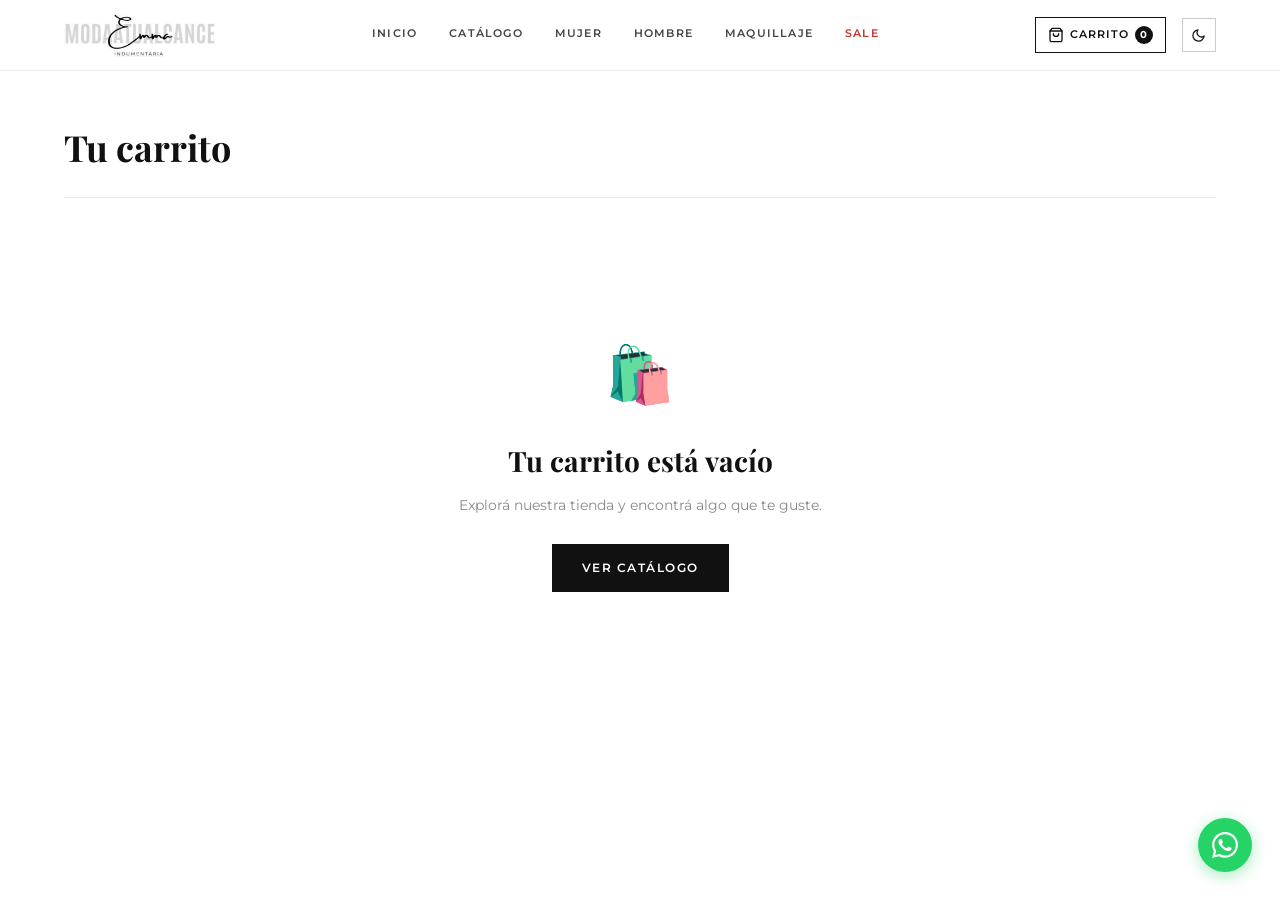
<file: checkout.html>
<!doctype html>
<html lang="es">
  <head>
    <meta charset="UTF-8" />
    <meta name="viewport" content="width=device-width, initial-scale=1.0" />
    <title>Confirmar pedido — Emma Moda a tu Alcance</title>
    <link rel="icon" type="image/svg+xml" href="/favicon.svg" />
    <script>
      (function () {
        var t =
          localStorage.getItem("emma_theme") ||
          (window.matchMedia("(prefers-color-scheme:dark)").matches
            ? "dark"
            : "light");
        document.documentElement.setAttribute("data-theme", t);
      })();
    </script>
    <link rel="stylesheet" href="css/styles.css" />
    <style>
      .checkout-page {
        padding: 48px 0 80px;
      }
      .checkout-layout {
        display: grid;
        grid-template-columns: 1fr 380px;
        gap: 48px;
        align-items: start;
      }

      /* Steps */
      .checkout-steps {
        display: flex;
        align-items: center;
        gap: 0;
        margin-bottom: 36px;
        overflow-x: auto;
      }
      .step-item {
        display: flex;
        align-items: center;
        gap: 8px;
        font-size: 11px;
        font-weight: 700;
        letter-spacing: 1px;
        text-transform: uppercase;
        color: var(--gray-300);
        white-space: nowrap;
      }
      .step-item.active {
        color: var(--black);
      }
      .step-item.done {
        color: var(--gray-500);
      }
      .step-num {
        width: 28px;
        height: 28px;
        border-radius: 50%;
        border: 2px solid currentColor;
        display: flex;
        align-items: center;
        justify-content: center;
        font-size: 12px;
        font-weight: 700;
        flex-shrink: 0;
      }
      .step-item.active .step-num {
        background: var(--black);
        color: var(--white);
        border-color: var(--black);
      }
      .step-divider {
        flex: 1;
        height: 1px;
        background: var(--gray-300);
        margin: 0 12px;
        min-width: 24px;
      }

      /* Form */
      .form-title {
        font-family: var(--font-serif);
        font-size: 22px;
        font-weight: 700;
        margin-bottom: 24px;
      }
      .form-group {
        margin-bottom: 20px;
      }
      .form-label {
        display: block;
        font-size: 11px;
        font-weight: 700;
        letter-spacing: 1px;
        text-transform: uppercase;
        color: var(--gray-700);
        margin-bottom: 7px;
      }
      .form-input,
      .form-select,
      .form-textarea {
        width: 100%;
        padding: 12px 14px;
        font-family: var(--font-sans);
        font-size: 14px;
        color: var(--black);
        background: var(--white);
        border: 1.5px solid var(--gray-300);
        transition: border-color 0.2s;
        outline: none;
      }
      .form-input:focus,
      .form-select:focus,
      .form-textarea:focus {
        border-color: var(--black);
      }
      .form-input.error {
        border-color: #c0392b;
      }
      .form-error {
        display: none;
        font-size: 11px;
        color: #c0392b;
        margin-top: 5px;
      }
      .form-error.show {
        display: block;
      }
      .form-hint {
        font-size: 11px;
        color: var(--gray-500);
        margin-top: 5px;
      }
      .form-row {
        display: grid;
        grid-template-columns: 1fr 1fr;
        gap: 16px;
      }
      .form-textarea {
        resize: vertical;
        min-height: 80px;
      }
      .form-section-title {
        font-size: 10px;
        font-weight: 700;
        letter-spacing: 2px;
        text-transform: uppercase;
        color: var(--gray-500);
        margin: 32px 0 16px;
        padding-bottom: 8px;
        border-bottom: 1px solid var(--gray-100);
      }

      .submit-btn {
        display: block;
        width: 100%;
        padding: 16px;
        background: var(--black);
        color: var(--white);
        font-size: 13px;
        font-weight: 700;
        letter-spacing: 1.5px;
        text-transform: uppercase;
        text-align: center;
        transition: background 0.2s;
        margin-top: 28px;
        border: none;
        cursor: pointer;
      }
      .submit-btn:hover {
        background: #333;
      }

      /* Order summary sidebar */
      .order-summary {
        background: var(--gray-50);
        padding: 28px;
        position: sticky;
        top: 86px;
      }
      .order-summary h3 {
        font-family: var(--font-serif);
        font-size: 20px;
        margin-bottom: 20px;
      }
      .order-item {
        display: flex;
        gap: 12px;
        align-items: center;
        margin-bottom: 16px;
      }
      .order-item-img {
        width: 60px;
        aspect-ratio: 3/4;
        overflow: hidden;
        background: var(--gray-100);
        flex-shrink: 0;
        position: relative;
      }
      .order-item-img img {
        width: 100%;
        height: 100%;
        object-fit: cover;
      }
      .order-item-qty {
        position: absolute;
        top: -6px;
        right: -6px;
        width: 20px;
        height: 20px;
        background: var(--black);
        color: var(--white);
        font-size: 10px;
        font-weight: 700;
        border-radius: 50%;
        display: flex;
        align-items: center;
        justify-content: center;
      }
      .order-item-name {
        font-size: 13px;
        font-weight: 600;
        line-height: 1.3;
      }
      .order-item-meta {
        font-size: 11px;
        color: var(--gray-500);
        margin-top: 2px;
      }
      .order-item-price {
        margin-left: auto;
        font-size: 13px;
        font-weight: 700;
        white-space: nowrap;
      }

      .order-divider {
        height: 1px;
        background: var(--gray-300);
        margin: 16px 0;
      }
      .order-row {
        display: flex;
        justify-content: space-between;
        font-size: 13px;
        color: var(--gray-700);
        margin-bottom: 10px;
      }
      .order-total {
        display: flex;
        justify-content: space-between;
        font-size: 17px;
        font-weight: 700;
        margin-top: 12px;
        padding-top: 12px;
        border-top: 2px solid var(--black);
      }

      @media (max-width: 900px) {
        .checkout-layout {
          grid-template-columns: 1fr;
        }
        .order-summary {
          position: static;
          order: -1;
        }
      }
      @media (max-width: 480px) {
        .form-row {
          grid-template-columns: 1fr;
        }
      }
    </style>
  </head>
  <body>
    <!-- Header minimal -->
    <header class="header">
      <div class="container">
        <div class="header-inner">
          <a href="index.html" class="logo">
            <img
              class="logo-img-dark"
              src="/assets/logo/logo-dark.jpg"
              alt="Emma"
            />
            <img
              class="logo-img-light"
              src="/assets/logo/logo-light.jpg"
              alt="Emma"
            />
          </a>
          <div class="header-actions">
            <a href="carrito.html" class="cart-btn">
              <svg
                width="16"
                height="16"
                viewBox="0 0 24 24"
                fill="none"
                stroke="currentColor"
                stroke-width="2"
                stroke-linecap="round"
                stroke-linejoin="round"
              >
                <path d="M6 2L3 6v14a2 2 0 002 2h14a2 2 0 002-2V6l-3-4z" />
                <line x1="3" y1="6" x2="21" y2="6" />
                <path d="M16 10a4 4 0 01-8 0" />
              </svg>
              <span class="cart-label">Carrito</span>
              <span class="cart-badge" id="cart-count">0</span>
            </a>
            <button
              class="theme-toggle"
              onclick="toggleTheme()"
              aria-label="Cambiar tema"
            >
              <svg
                class="theme-icon-light"
                width="15"
                height="15"
                viewBox="0 0 24 24"
                fill="none"
                stroke="currentColor"
                stroke-width="2"
                stroke-linecap="round"
                stroke-linejoin="round"
              >
                <path d="M21 12.79A9 9 0 1 1 11.21 3 7 7 0 0 0 21 12.79z" />
              </svg>
              <svg
                class="theme-icon-dark"
                width="15"
                height="15"
                viewBox="0 0 24 24"
                fill="none"
                stroke="currentColor"
                stroke-width="2"
                stroke-linecap="round"
                stroke-linejoin="round"
              >
                <circle cx="12" cy="12" r="5" />
                <line x1="12" y1="1" x2="12" y2="3" />
                <line x1="12" y1="21" x2="12" y2="23" />
                <line x1="4.22" y1="4.22" x2="5.64" y2="5.64" />
                <line x1="18.36" y1="18.36" x2="19.78" y2="19.78" />
                <line x1="1" y1="12" x2="3" y2="12" />
                <line x1="21" y1="12" x2="23" y2="12" />
                <line x1="4.22" y1="19.78" x2="5.64" y2="18.36" />
                <line x1="18.36" y1="5.64" x2="19.78" y2="4.22" />
              </svg>
            </button>
          </div>
        </div>
      </div>
    </header>

    <div class="container">
      <div class="checkout-page">
        <!-- Steps -->
        <div class="checkout-steps">
          <div class="step-item done">
            <span class="step-num">✓</span>
            <span>Carrito</span>
          </div>
          <div class="step-divider"></div>
          <div class="step-item active">
            <span class="step-num">2</span>
            <span>Tus datos</span>
          </div>
          <div class="step-divider"></div>
          <div class="step-item">
            <span class="step-num">3</span>
            <span>Confirmación</span>
          </div>
        </div>

        <div class="checkout-layout">
          <!-- Form -->
          <div>
            <p class="form-section-title">Datos personales</p>

            <form id="checkout-form" novalidate>
              <div class="form-row">
                <div class="form-group">
                  <label class="form-label" for="nombre"
                    >Nombre completo *</label
                  >
                  <input
                    class="form-input"
                    type="text"
                    id="nombre"
                    name="nombre"
                    maxlength="100"
                    placeholder="Ej: María González"
                    autocomplete="name"
                  />
                  <span class="form-error" id="err-nombre"
                    >Ingresá tu nombre</span
                  >
                </div>
                <div class="form-group">
                  <label class="form-label" for="whatsapp">WhatsApp *</label>
                  <input
                    class="form-input"
                    type="tel"
                    id="whatsapp"
                    name="whatsapp"
                    placeholder="Ej: 2944 123456"
                    maxlength="30"
                    autocomplete="tel"
                  />
                  <span class="form-error" id="err-whatsapp"
                    >Ingresá tu número de WhatsApp</span
                  >
                  <span class="form-hint"
                    >Sin el 0 ni el 15, solo el número</span
                  >
                </div>
              </div>

              <p class="form-section-title">Dirección de entrega</p>

              <div class="form-group">
                <label class="form-label" for="direccion"
                  >Calle y número *</label
                >
                <input
                  class="form-input"
                  type="text"
                  id="direccion"
                  name="direccion"
                  maxlength="200"
                  placeholder="Ej: San Martín 1234"
                  autocomplete="street-address"
                />
                <span class="form-error" id="err-direccion"
                  >Ingresá tu dirección</span
                >
              </div>

              <div class="form-row">
                <div class="form-group">
                  <label class="form-label" for="localidad">Localidad *</label>
                  <input
                    class="form-input"
                    type="text"
                    id="localidad"
                    name="localidad"
                    placeholder="Ej: Bariloche"
                    maxlength="100"
                    autocomplete="address-level2"
                  />
                  <span class="form-error" id="err-localidad"
                    >Ingresá tu localidad</span
                  >
                </div>
                <div class="form-group">
                  <label class="form-label" for="provincia">Provincia</label>
                  <input
                    class="form-input"
                    type="text"
                    id="provincia"
                    name="provincia"
                    maxlength="100"
                    placeholder="Ej: Río Negro"
                    autocomplete="address-level1"
                  />
                </div>
              </div>

              <div class="form-group">
                <label class="form-label" for="nota"
                  >Nota para el pedido (opcional)</label
                >
                <textarea
                  class="form-textarea"
                  id="nota"
                  name="nota"
                  maxlength="500"
                  placeholder="Ej: Aclarar alguna duda, preferencia de color alternativo..."
                ></textarea>
              </div>

              <div
                style="
                  background: var(--gray-50);
                  padding: 16px;
                  margin-top: 8px;
                  border-left: 3px solid var(--gray-300);
                "
              >
                <p
                  style="
                    font-size: 12px;
                    color: var(--gray-700);
                    line-height: 1.7;
                  "
                >
                  📱 <strong>¿Cómo sigue?</strong> En el siguiente paso nos vas a enviar el pedido por WhatsApp.
                  Ahí verificamos el stock, coordinamos el envío y te pasamos
                  el link de pago de Mercado Pago.
                </p>
              </div>

              <button type="submit" class="submit-btn">Continuar →</button>
            </form>
          </div>

          <!-- Order summary -->
          <aside class="order-summary" id="order-summary">
            <h3>Tu pedido</h3>
            <div id="summary-items"></div>
            <div class="order-divider"></div>
            <div class="order-row">
              <span>Subtotal</span><span id="summary-subtotal"></span>
            </div>
            <div class="order-row">
              <span>Envío</span
              ><span style="color: #5a9a2a; font-weight: 600">A coordinar</span>
            </div>
            <div class="order-total">
              <span>Total</span><span id="summary-total"></span>
            </div>
          </aside>
        </div>
      </div>
    </div>

    <script src="js/data.js"></script>
    <script src="js/theme.js"></script>
    <script>
      // ── Redirect if cart empty ─────────────────────────
      const cart = getCarrito();
      if (!cart.length) location.href = "carrito.html";

      // ── Render summary ─────────────────────────────────
      document.getElementById("summary-items").innerHTML = cart
        .map(
          (item) => `
      <div class="order-item">
        <div class="order-item-img">
          <img src="${item.imagen}" alt="${item.nombre}" loading="lazy"/>
          <span class="order-item-qty">${item.qty}</span>
        </div>
        <div>
          <p class="order-item-name">${item.nombre}</p>
          <p class="order-item-meta">${item.talle} / ${item.color}</p>
        </div>
        <span class="order-item-price">${formatPrecio(item.precio * item.qty)}</span>
      </div>
    `,
        )
        .join("");

      const sub = totalCarrito();
      document.getElementById("summary-subtotal").textContent =
        formatPrecio(sub);
      document.getElementById("summary-total").textContent = formatPrecio(sub);

      actualizarBadge();

      // ── Form validation & submit ───────────────────────
      const campos = ["nombre", "whatsapp", "direccion", "localidad"];
      const minLen = { nombre: 2, whatsapp: 6, direccion: 3, localidad: 2 };

      function validate() {
        let ok = true;
        campos.forEach((id) => {
          const input = document.getElementById(id);
          const err = document.getElementById("err-" + id);
          const invalid = input.value.trim().length < minLen[id];
          input.classList.toggle("error", invalid);
          err.classList.toggle("show", invalid);
          if (invalid) ok = false;
        });
        return ok;
      }

      document
        .getElementById("checkout-form")
        .addEventListener("submit", async (e) => {
          e.preventDefault();
          if (!validate()) return;

          const pedido = {
            nombre: document.getElementById("nombre").value.trim(),
            whatsapp: document.getElementById("whatsapp").value.trim(),
            direccion: document.getElementById("direccion").value.trim(),
            localidad: document.getElementById("localidad").value.trim(),
            provincia: document.getElementById("provincia").value.trim(),
            nota: document.getElementById("nota").value.trim(),
            items: cart,
            total: totalCarrito(),
          };

          const btn = document.querySelector(".submit-btn");
          btn.disabled = true;
          btn.textContent = "Un momento...";

          try {
            // Sin base de datos: el pedido se arma acá y se envía recién al tocar el botón de WhatsApp
            const savedPedido = {
              ...pedido,
              id: Math.floor(Date.now() / 1000) % 1000000,
              estado: "pendiente",
              created_at: new Date().toISOString(),
            };
            sessionStorage.setItem(
              "emma_pedido_confirmado",
              JSON.stringify(savedPedido),
            );
            vaciarCarrito();
            location.href = "pedido-confirmado.html";
          } catch (err) {
            console.error(err);
            btn.disabled = false;
            btn.textContent = "Continuar →";
            alert(
              "Hubo un error. Por favor intentá de nuevo.",
            );
          }
        });

      // Clear errors on input
      campos.forEach((id) => {
        document.getElementById(id).addEventListener("input", function () {
          this.classList.remove("error");
          document.getElementById("err-" + id).classList.remove("show");
        });
      });
    </script>
  </body>
</html>
</file>
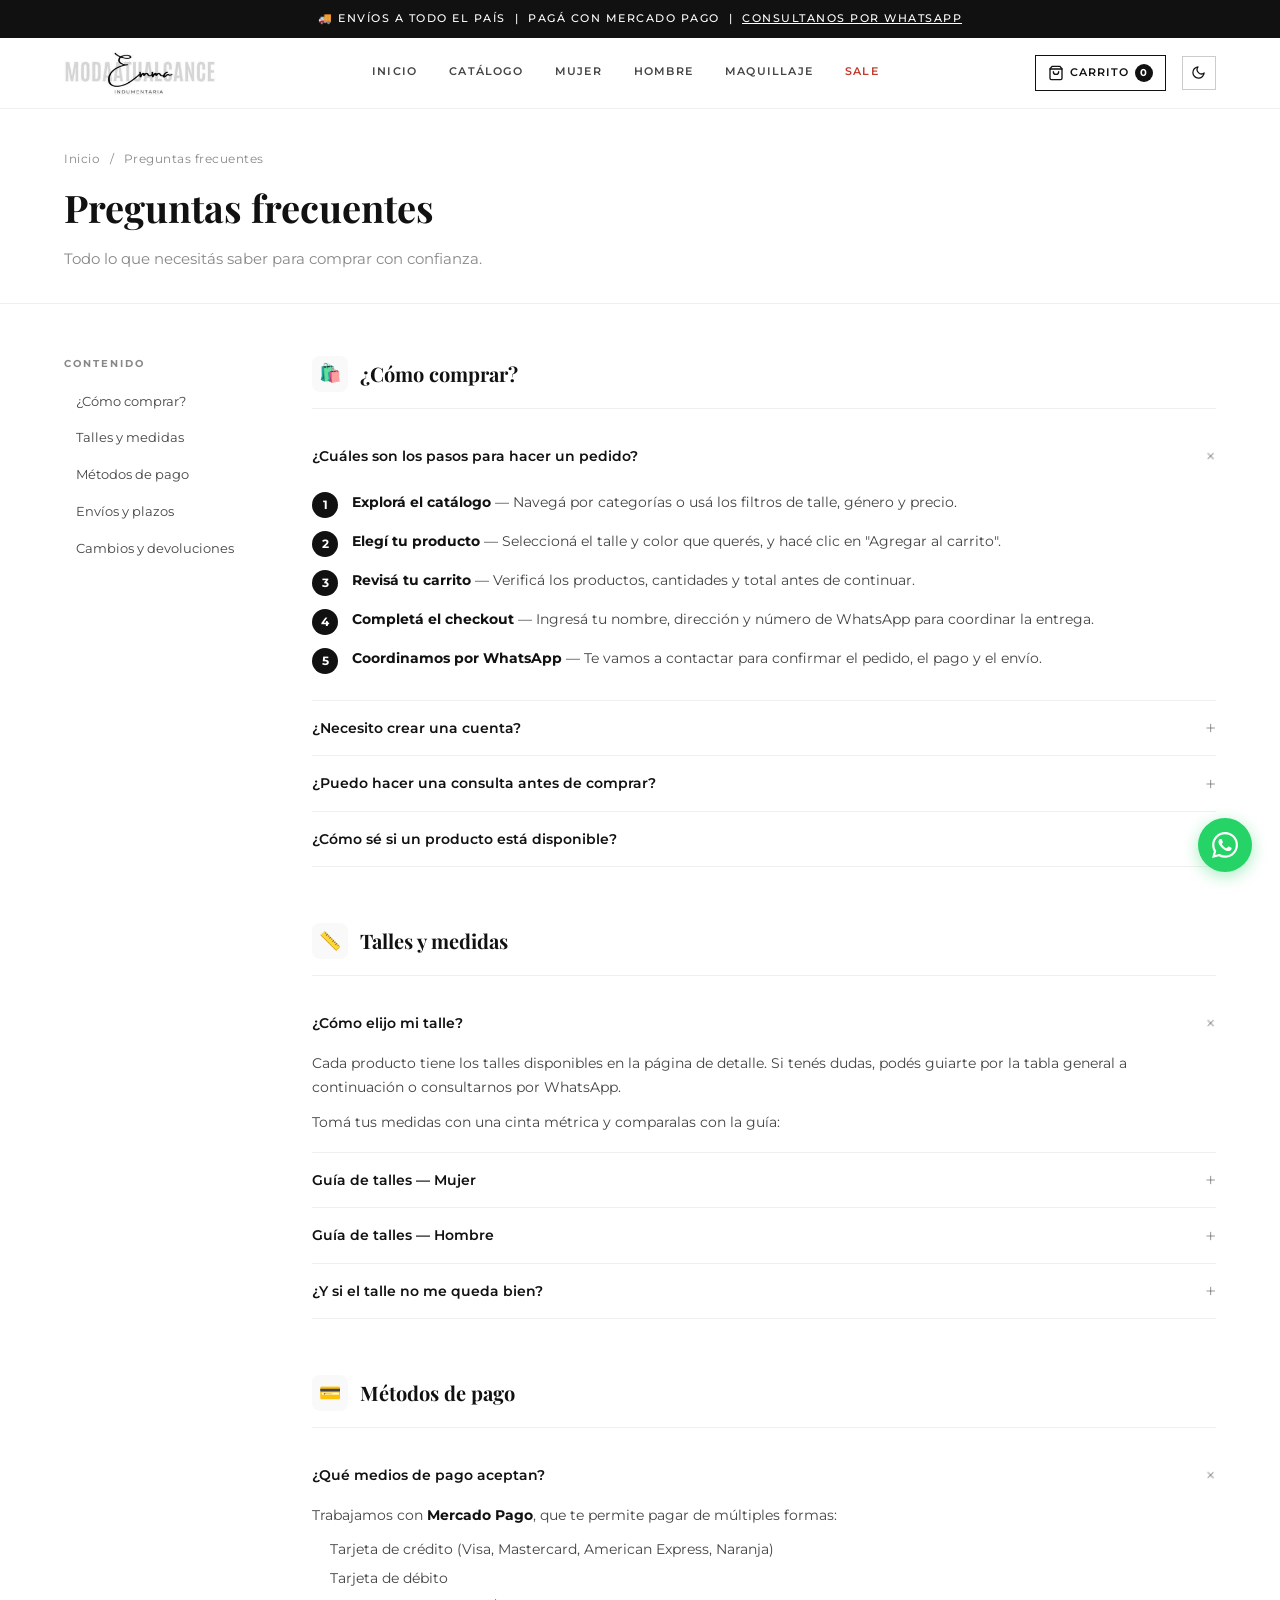
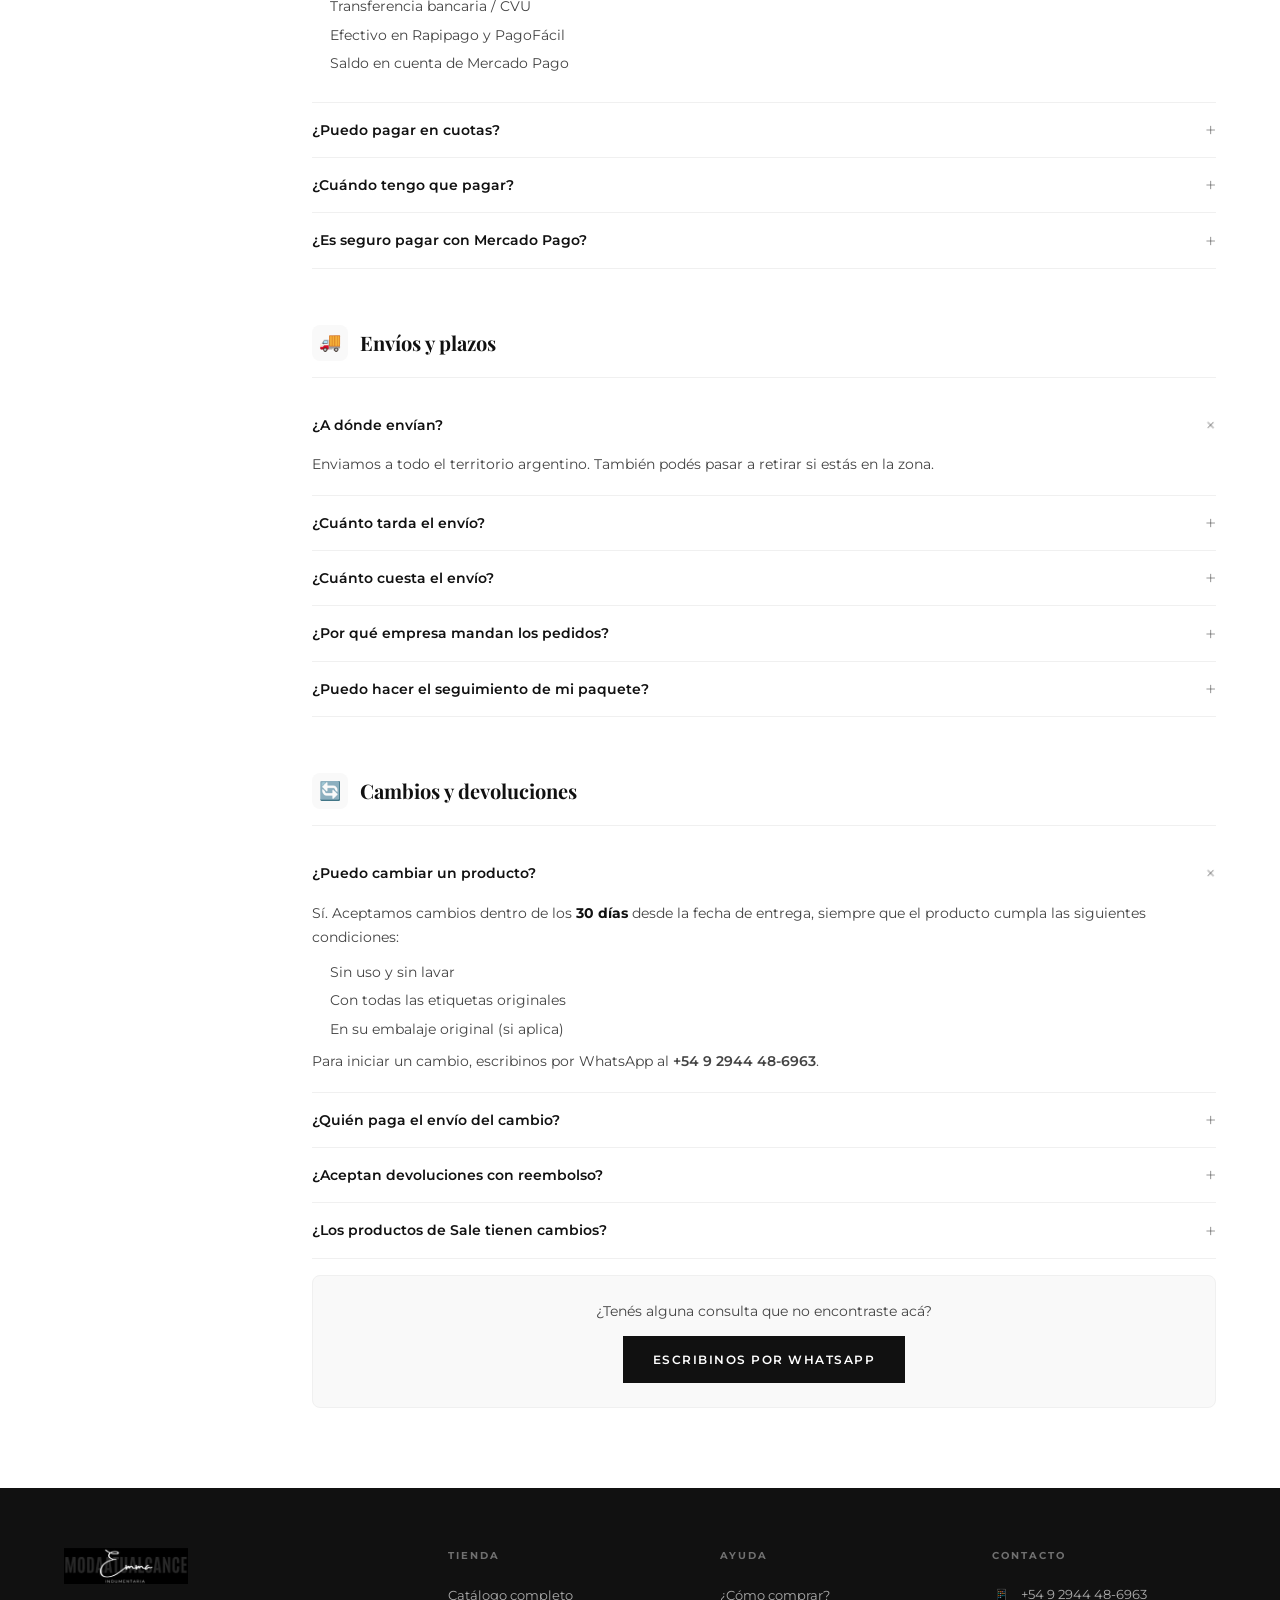
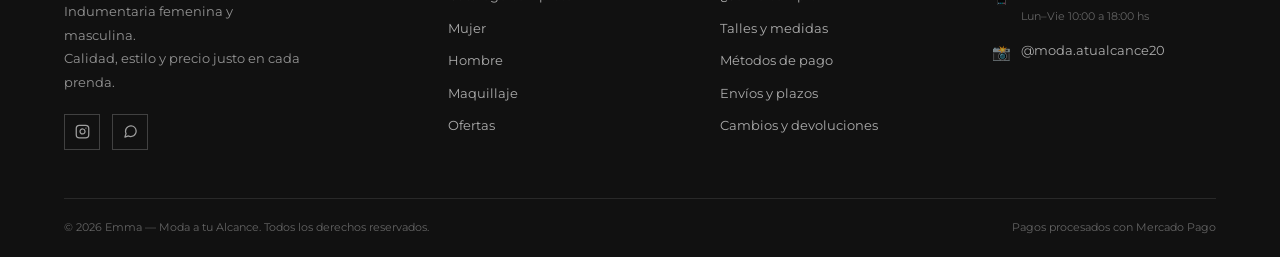
<file: faq.html>
<!DOCTYPE html>
<html lang="es">
<head>
  <meta charset="UTF-8" />
  <meta name="viewport" content="width=device-width, initial-scale=1.0" />
  <title>Preguntas frecuentes — Emma</title>
  <meta name="description" content="¿Cómo comprar? Talles, medios de pago, envíos y cambios. Todas las respuestas sobre tu compra en Emma." />
  <link rel="icon" type="image/svg+xml" href="/favicon.svg"/>
  <script>(function(){var t=localStorage.getItem('emma_theme')||(window.matchMedia('(prefers-color-scheme:dark)').matches?'dark':'light');document.documentElement.setAttribute('data-theme',t);})();</script>
  <link rel="stylesheet" href="css/styles.css" />
  <style>
    /* ── Page hero ── */
    .page-hero {
      padding: 40px 0 32px;
      border-bottom: 1px solid var(--gray-100);
    }
    .breadcrumb {
      font-size: 12px;
      color: var(--gray-500);
      margin-bottom: 10px;
      letter-spacing: 0.5px;
    }
    .breadcrumb a { color: var(--gray-500); text-decoration: none; }
    .breadcrumb a:hover { color: var(--black); }
    .breadcrumb span { margin: 0 6px; }
    .page-hero h1 {
      font-family: var(--font-serif);
      font-size: clamp(26px, 4vw, 38px);
      font-weight: 700;
      margin: 0 0 8px;
    }
    .page-hero p {
      font-size: 15px;
      color: var(--gray-500);
      margin: 0;
    }

    /* ── FAQ Layout ── */
    .faq-layout {
      display: grid;
      grid-template-columns: 200px 1fr;
      gap: 48px;
      align-items: start;
      padding: 52px 0 80px;
    }

    /* ── Sticky nav ── */
    .faq-nav {
      position: sticky;
      top: 88px;
    }
    .faq-nav p {
      font-size: 10px;
      font-weight: 700;
      letter-spacing: 2px;
      text-transform: uppercase;
      color: var(--gray-500);
      margin: 0 0 12px;
    }
    .faq-nav ul {
      list-style: none;
      margin: 0;
      padding: 0;
      display: flex;
      flex-direction: column;
      gap: 2px;
    }
    .faq-nav a {
      display: block;
      font-size: 13px;
      color: var(--gray-700);
      text-decoration: none;
      padding: 7px 10px;
      border-radius: 4px;
      border-left: 2px solid transparent;
      transition: all 0.15s;
    }
    .faq-nav a:hover,
    .faq-nav a.active {
      color: var(--black);
      background: var(--gray-50);
      border-left-color: var(--black);
    }

    /* ── Sections ── */
    .faq-sections {
      display: flex;
      flex-direction: column;
      gap: 56px;
    }
    .faq-section {
      scroll-margin-top: 88px;
    }
    .faq-section-header {
      display: flex;
      align-items: center;
      gap: 12px;
      margin-bottom: 20px;
      padding-bottom: 16px;
      border-bottom: 1.5px solid var(--gray-100);
    }
    .faq-section-icon {
      width: 36px; height: 36px;
      background: var(--gray-50);
      border-radius: 8px;
      display: flex;
      align-items: center;
      justify-content: center;
      font-size: 18px;
      flex-shrink: 0;
    }
    .faq-section h2 {
      font-family: var(--font-serif);
      font-size: 20px;
      font-weight: 700;
      margin: 0;
    }

    /* ── Accordion ── */
    .faq-item {
      border-bottom: 1px solid var(--gray-100);
    }
    .faq-item summary {
      display: flex;
      justify-content: space-between;
      align-items: center;
      gap: 16px;
      padding: 16px 0;
      font-size: 14px;
      font-weight: 600;
      cursor: pointer;
      list-style: none;
      user-select: none;
      color: var(--black);
    }
    .faq-item summary::-webkit-details-marker { display: none; }
    .faq-item summary::after {
      content: '+';
      font-size: 20px;
      font-weight: 300;
      color: var(--gray-500);
      flex-shrink: 0;
      transition: transform 0.2s;
      line-height: 1;
    }
    .faq-item[open] summary::after {
      transform: rotate(45deg);
    }
    .faq-answer {
      font-size: 14px;
      color: var(--gray-700);
      line-height: 1.75;
      padding-bottom: 18px;
    }
    .faq-answer p { margin: 0 0 10px; }
    .faq-answer p:last-child { margin-bottom: 0; }
    .faq-answer ul {
      margin: 8px 0;
      padding-left: 18px;
      display: flex;
      flex-direction: column;
      gap: 4px;
    }
    .faq-answer strong { color: var(--black); }

    /* ── Steps ── */
    .steps {
      display: flex;
      flex-direction: column;
      gap: 12px;
      margin: 8px 0;
    }
    .step {
      display: flex;
      gap: 14px;
      align-items: flex-start;
    }
    .step-num {
      width: 26px; height: 26px;
      background: var(--black);
      color: var(--white);
      border-radius: 50%;
      font-size: 12px;
      font-weight: 700;
      display: flex;
      align-items: center;
      justify-content: center;
      flex-shrink: 0;
      margin-top: 1px;
    }
    .step-text { font-size: 14px; color: var(--gray-700); line-height: 1.6; }
    .step-text strong { color: var(--black); }

    /* ── Size table ── */
    .size-table {
      width: 100%;
      border-collapse: collapse;
      font-size: 13px;
      margin: 10px 0;
    }
    .size-table th {
      background: var(--gray-50);
      padding: 8px 12px;
      text-align: left;
      font-weight: 700;
      font-size: 11px;
      letter-spacing: 0.5px;
      color: var(--gray-700);
      border-bottom: 1.5px solid var(--gray-100);
    }
    .size-table td {
      padding: 8px 12px;
      border-bottom: 1px solid var(--gray-100);
      color: var(--gray-700);
    }
    .size-table tr:last-child td { border-bottom: none; }

    /* ── CTA box ── */
    .faq-cta {
      background: var(--gray-50);
      border: 1px solid var(--gray-100);
      border-radius: 8px;
      padding: 24px;
      text-align: center;
      margin-top: 16px;
    }
    .faq-cta p {
      font-size: 14px;
      color: var(--gray-700);
      margin: 0 0 14px;
    }
    .faq-cta .btn { display: inline-flex; }

    /* ── Responsive ── */
    @media (max-width: 768px) {
      .faq-layout {
        grid-template-columns: 1fr;
        gap: 0;
        padding-top: 36px;
      }
      .faq-nav { display: none; }
      .faq-sections { gap: 44px; }
    }
  </style>
</head>
<body>

  <!-- ── Announcement Bar ── -->
  <div class="announcement-bar">
    🚚 Envíos a todo el país &nbsp;|&nbsp; Pagá con Mercado Pago &nbsp;|&nbsp;
    <a href="https://wa.me/5492944486963" style="color:inherit;text-decoration:underline;">Consultanos por WhatsApp</a>
  </div>

  <!-- ── Header ── -->
  <header class="header">
    <div class="container">
      <div class="header-inner">
        <a href="index.html" class="logo" aria-label="Emma - Inicio">
          <img class="logo-img-dark"  src="/assets/logo/logo-dark.jpg"  alt="Emma"/>
          <img class="logo-img-light" src="/assets/logo/logo-light.jpg" alt="Emma"/>
        </a>
        <nav class="nav" aria-label="Navegación principal">
          <a href="index.html">Inicio</a>
          <a href="catalogo.html">Catálogo</a>
          <a href="catalogo.html?genero=mujer">Mujer</a>
          <a href="catalogo.html?genero=hombre">Hombre</a>
          <a href="catalogo.html?cat=maquillaje">Maquillaje</a>
          <a href="catalogo.html?sale=1" class="sale">Sale</a>
        </nav>
        <div class="header-actions">
          <a href="carrito.html" class="cart-btn" aria-label="Ver carrito">
            <svg width="16" height="16" viewBox="0 0 24 24" fill="none" stroke="currentColor" stroke-width="2" stroke-linecap="round" stroke-linejoin="round">
              <path d="M6 2L3 6v14a2 2 0 002 2h14a2 2 0 002-2V6l-3-4z"/><line x1="3" y1="6" x2="21" y2="6"/><path d="M16 10a4 4 0 01-8 0"/>
            </svg>
            <span class="cart-label">Carrito</span>
            <span class="cart-badge" id="cart-count">0</span>
          </a>
          <button class="theme-toggle" onclick="toggleTheme()" aria-label="Cambiar tema">
            <svg class="theme-icon-light" width="15" height="15" viewBox="0 0 24 24" fill="none" stroke="currentColor" stroke-width="2" stroke-linecap="round" stroke-linejoin="round"><path d="M21 12.79A9 9 0 1 1 11.21 3 7 7 0 0 0 21 12.79z"/></svg>
            <svg class="theme-icon-dark" width="15" height="15" viewBox="0 0 24 24" fill="none" stroke="currentColor" stroke-width="2" stroke-linecap="round" stroke-linejoin="round"><circle cx="12" cy="12" r="5"/><line x1="12" y1="1" x2="12" y2="3"/><line x1="12" y1="21" x2="12" y2="23"/><line x1="4.22" y1="4.22" x2="5.64" y2="5.64"/><line x1="18.36" y1="18.36" x2="19.78" y2="19.78"/><line x1="1" y1="12" x2="3" y2="12"/><line x1="21" y1="12" x2="23" y2="12"/><line x1="4.22" y1="19.78" x2="5.64" y2="18.36"/><line x1="18.36" y1="5.64" x2="19.78" y2="4.22"/></svg>
          </button>
          <button class="hamburger" id="hamburger-btn" aria-label="Menú" aria-expanded="false">
            <span></span><span></span><span></span>
          </button>
        </div>
      </div>
    </div>
    <nav class="mobile-nav" id="mobile-nav" aria-label="Menú móvil">
      <a href="index.html">Inicio</a>
      <a href="catalogo.html">Catálogo</a>
      <a href="catalogo.html?genero=mujer">Mujer</a>
      <a href="catalogo.html?genero=hombre">Hombre</a>
      <a href="catalogo.html?cat=maquillaje">Maquillaje</a>
      <a href="catalogo.html?sale=1" class="sale">Sale</a>
    </nav>
  </header>

  <!-- ── Page Hero ── -->
  <div class="page-hero">
    <div class="container">
      <div class="breadcrumb">
        <a href="index.html">Inicio</a>
        <span>/</span>
        Preguntas frecuentes
      </div>
      <h1>Preguntas frecuentes</h1>
      <p>Todo lo que necesitás saber para comprar con confianza.</p>
    </div>
  </div>

  <!-- ── Content ── -->
  <div class="container">
    <div class="faq-layout">

      <!-- Sticky sidebar nav -->
      <nav class="faq-nav" aria-label="Secciones">
        <p>Contenido</p>
        <ul>
          <li><a href="#como-comprar">¿Cómo comprar?</a></li>
          <li><a href="#talles">Talles y medidas</a></li>
          <li><a href="#pagos">Métodos de pago</a></li>
          <li><a href="#envios">Envíos y plazos</a></li>
          <li><a href="#cambios">Cambios y devoluciones</a></li>
        </ul>
      </nav>

      <!-- FAQ sections -->
      <div class="faq-sections">

        <!-- ── Cómo comprar ── -->
        <section id="como-comprar" class="faq-section">
          <div class="faq-section-header">
            <div class="faq-section-icon">🛍️</div>
            <h2>¿Cómo comprar?</h2>
          </div>

          <details class="faq-item" open>
            <summary>¿Cuáles son los pasos para hacer un pedido?</summary>
            <div class="faq-answer">
              <div class="steps">
                <div class="step">
                  <div class="step-num">1</div>
                  <div class="step-text"><strong>Explorá el catálogo</strong> — Navegá por categorías o usá los filtros de talle, género y precio.</div>
                </div>
                <div class="step">
                  <div class="step-num">2</div>
                  <div class="step-text"><strong>Elegí tu producto</strong> — Seleccioná el talle y color que querés, y hacé clic en "Agregar al carrito".</div>
                </div>
                <div class="step">
                  <div class="step-num">3</div>
                  <div class="step-text"><strong>Revisá tu carrito</strong> — Verificá los productos, cantidades y total antes de continuar.</div>
                </div>
                <div class="step">
                  <div class="step-num">4</div>
                  <div class="step-text"><strong>Completá el checkout</strong> — Ingresá tu nombre, dirección y número de WhatsApp para coordinar la entrega.</div>
                </div>
                <div class="step">
                  <div class="step-num">5</div>
                  <div class="step-text"><strong>Coordinamos por WhatsApp</strong> — Te vamos a contactar para confirmar el pedido, el pago y el envío.</div>
                </div>
              </div>
            </div>
          </details>

          <details class="faq-item">
            <summary>¿Necesito crear una cuenta?</summary>
            <div class="faq-answer">
              <p>No, no es necesario. Podés comprar sin registrarte. Solo necesitamos tu nombre, dirección y número de WhatsApp para procesar el pedido.</p>
            </div>
          </details>

          <details class="faq-item">
            <summary>¿Puedo hacer una consulta antes de comprar?</summary>
            <div class="faq-answer">
              <p>¡Por supuesto! Podés escribirnos directamente por WhatsApp al <a href="https://wa.me/5492944486963" style="color:inherit;font-weight:600;">+54 9 2944 48-6963</a> o por Instagram a <a href="https://www.instagram.com/moda.atualcance20" target="_blank" style="color:inherit;font-weight:600;">@moda.atualcance20</a>. Respondemos de lunes a viernes de 10 a 18 hs.</p>
            </div>
          </details>

          <details class="faq-item">
            <summary>¿Cómo sé si un producto está disponible?</summary>
            <div class="faq-answer">
              <p>Todos los productos visibles en el catálogo están disponibles. Si un talle o color no aparece en el selector, significa que no hay stock en ese momento.</p>
              <p>Si querés consultar por un producto específico que no ves en el catálogo, escribinos y con gusto te ayudamos.</p>
            </div>
          </details>
        </section>

        <!-- ── Talles ── -->
        <section id="talles" class="faq-section">
          <div class="faq-section-header">
            <div class="faq-section-icon">📏</div>
            <h2>Talles y medidas</h2>
          </div>

          <details class="faq-item" open>
            <summary>¿Cómo elijo mi talle?</summary>
            <div class="faq-answer">
              <p>Cada producto tiene los talles disponibles en la página de detalle. Si tenés dudas, podés guiarte por la tabla general a continuación o consultarnos por WhatsApp.</p>
              <p>Tomá tus medidas con una cinta métrica y comparalas con la guía:</p>
            </div>
          </details>

          <details class="faq-item">
            <summary>Guía de talles — Mujer</summary>
            <div class="faq-answer">
              <table class="size-table">
                <thead>
                  <tr><th>Talle</th><th>Talle AR</th><th>Busto (cm)</th><th>Cintura (cm)</th><th>Cadera (cm)</th></tr>
                </thead>
                <tbody>
                  <tr><td>XS</td><td>36</td><td>80–84</td><td>62–66</td><td>88–92</td></tr>
                  <tr><td>S</td><td>38</td><td>84–88</td><td>66–70</td><td>92–96</td></tr>
                  <tr><td>M</td><td>40</td><td>88–92</td><td>70–74</td><td>96–100</td></tr>
                  <tr><td>L</td><td>42</td><td>92–98</td><td>74–80</td><td>100–106</td></tr>
                  <tr><td>XL</td><td>44</td><td>98–104</td><td>80–86</td><td>106–112</td></tr>
                  <tr><td>XXL</td><td>46</td><td>104–110</td><td>86–92</td><td>112–118</td></tr>
                </tbody>
              </table>
            </div>
          </details>

          <details class="faq-item">
            <summary>Guía de talles — Hombre</summary>
            <div class="faq-answer">
              <table class="size-table">
                <thead>
                  <tr><th>Talle</th><th>Pecho (cm)</th><th>Cintura (cm)</th><th>Hombros (cm)</th></tr>
                </thead>
                <tbody>
                  <tr><td>S</td><td>88–92</td><td>74–78</td><td>42–44</td></tr>
                  <tr><td>M</td><td>92–98</td><td>78–84</td><td>44–46</td></tr>
                  <tr><td>L</td><td>98–104</td><td>84–90</td><td>46–48</td></tr>
                  <tr><td>XL</td><td>104–110</td><td>90–96</td><td>48–50</td></tr>
                  <tr><td>XXL</td><td>110–118</td><td>96–104</td><td>50–52</td></tr>
                </tbody>
              </table>
            </div>
          </details>

          <details class="faq-item">
            <summary>¿Y si el talle no me queda bien?</summary>
            <div class="faq-answer">
              <p>Podés solicitar un cambio de talle dentro de los 30 días de recibido el producto, siempre que esté en su estado original (sin uso, sin lavar, con etiquetas). Consultá la sección de <a href="#cambios" style="color:inherit;font-weight:600;">Cambios y devoluciones</a> para más detalles.</p>
            </div>
          </details>
        </section>

        <!-- ── Pagos ── -->
        <section id="pagos" class="faq-section">
          <div class="faq-section-header">
            <div class="faq-section-icon">💳</div>
            <h2>Métodos de pago</h2>
          </div>

          <details class="faq-item" open>
            <summary>¿Qué medios de pago aceptan?</summary>
            <div class="faq-answer">
              <p>Trabajamos con <strong>Mercado Pago</strong>, que te permite pagar de múltiples formas:</p>
              <ul>
                <li>Tarjeta de crédito (Visa, Mastercard, American Express, Naranja)</li>
                <li>Tarjeta de débito</li>
                <li>Transferencia bancaria / CVU</li>
                <li>Efectivo en Rapipago y PagoFácil</li>
                <li>Saldo en cuenta de Mercado Pago</li>
              </ul>
            </div>
          </details>

          <details class="faq-item">
            <summary>¿Puedo pagar en cuotas?</summary>
            <div class="faq-answer">
              <p>Sí, según la tarjeta y la promoción vigente de Mercado Pago podés abonar en cuotas. El detalle de cuotas disponibles se muestra al momento de pagar.</p>
            </div>
          </details>

          <details class="faq-item">
            <summary>¿Cuándo tengo que pagar?</summary>
            <div class="faq-answer">
              <p>El pago se coordina por WhatsApp una vez que confirmamos la disponibilidad y los datos de envío. No se realiza ningún cobro automático desde el sitio.</p>
            </div>
          </details>

          <details class="faq-item">
            <summary>¿Es seguro pagar con Mercado Pago?</summary>
            <div class="faq-answer">
              <p>Sí. Mercado Pago es la plataforma de pagos más usada en Argentina y cuenta con protección al comprador, cifrado de datos y respaldo de Mercadolibre.</p>
            </div>
          </details>
        </section>

        <!-- ── Envíos ── -->
        <section id="envios" class="faq-section">
          <div class="faq-section-header">
            <div class="faq-section-icon">🚚</div>
            <h2>Envíos y plazos</h2>
          </div>

          <details class="faq-item" open>
            <summary>¿A dónde envían?</summary>
            <div class="faq-answer">
              <p>Enviamos a todo el territorio argentino. También podés pasar a retirar si estás en la zona.</p>
            </div>
          </details>

          <details class="faq-item">
            <summary>¿Cuánto tarda el envío?</summary>
            <div class="faq-answer">
              <p>Los plazos estimados desde que se despacha el paquete son:</p>
              <ul>
                <li><strong>Zona cercana</strong> (Patagonia): 2 a 4 días hábiles</li>
                <li><strong>Resto del país</strong>: 4 a 8 días hábiles</li>
              </ul>
              <p>Los tiempos son estimativos y pueden variar según la empresa de logística y la temporada.</p>
            </div>
          </details>

          <details class="faq-item">
            <summary>¿Cuánto cuesta el envío?</summary>
            <div class="faq-answer">
              <p>El costo de envío varía según el destino, el peso del paquete y la empresa de logística disponible. Te informamos el costo exacto al coordinar el pedido por WhatsApp.</p>
            </div>
          </details>

          <details class="faq-item">
            <summary>¿Por qué empresa mandan los pedidos?</summary>
            <div class="faq-answer">
              <p>Trabajamos con Correo Argentino, OCA y Andreani según la disponibilidad y la ubicación del destino. Al coordinar el pedido te indicamos la empresa y el número de seguimiento.</p>
            </div>
          </details>

          <details class="faq-item">
            <summary>¿Puedo hacer el seguimiento de mi paquete?</summary>
            <div class="faq-answer">
              <p>Sí. Una vez despachado el pedido te enviamos el número de seguimiento por WhatsApp para que puedas rastrearlo en el sitio de la empresa de correo.</p>
            </div>
          </details>
        </section>

        <!-- ── Cambios ── -->
        <section id="cambios" class="faq-section">
          <div class="faq-section-header">
            <div class="faq-section-icon">🔄</div>
            <h2>Cambios y devoluciones</h2>
          </div>

          <details class="faq-item" open>
            <summary>¿Puedo cambiar un producto?</summary>
            <div class="faq-answer">
              <p>Sí. Aceptamos cambios dentro de los <strong>30 días</strong> desde la fecha de entrega, siempre que el producto cumpla las siguientes condiciones:</p>
              <ul>
                <li>Sin uso y sin lavar</li>
                <li>Con todas las etiquetas originales</li>
                <li>En su embalaje original (si aplica)</li>
              </ul>
              <p>Para iniciar un cambio, escribinos por WhatsApp al <a href="https://wa.me/5492944486963" style="color:inherit;font-weight:600;">+54 9 2944 48-6963</a>.</p>
            </div>
          </details>

          <details class="faq-item">
            <summary>¿Quién paga el envío del cambio?</summary>
            <div class="faq-answer">
              <p>Si el cambio se debe a un error nuestro (producto incorrecto o con defecto de fabricación), el costo de envío corre por nuestra cuenta.</p>
              <p>Si el cambio es por preferencia (talle, color), el envío de devolución corre por cuenta del cliente, y nosotros cubrimos el envío del nuevo producto.</p>
            </div>
          </details>

          <details class="faq-item">
            <summary>¿Aceptan devoluciones con reembolso?</summary>
            <div class="faq-answer">
              <p>Sí, en caso de defecto de fabricación o error en el envío realizamos el reembolso completo. Para cambios por preferencia ofrecemos cambio por otro producto o crédito para usar en tu próxima compra.</p>
            </div>
          </details>

          <details class="faq-item">
            <summary>¿Los productos de Sale tienen cambios?</summary>
            <div class="faq-answer">
              <p>Los productos en promoción tienen las mismas condiciones de cambio, salvo que se indique lo contrario al momento de la compra.</p>
            </div>
          </details>

          <div class="faq-cta">
            <p>¿Tenés alguna consulta que no encontraste acá?</p>
            <a href="https://wa.me/5492944486963?text=Hola%20Emma%2C%20tengo%20una%20consulta%20sobre%20mi%20compra%20%F0%9F%91%97" class="btn btn-dark" target="_blank" rel="noopener">
              Escribinos por WhatsApp
            </a>
          </div>
        </section>

      </div>
    </div>
  </div>

  <!-- ── Footer ── -->
  <footer class="footer">
    <div class="container">
      <div class="footer-grid">

        <div class="footer-brand">
          <img src="/assets/logo/logo-dark.jpg" alt="Emma" class="footer-logo" />
          <p>Indumentaria femenina y masculina.<br>Calidad, estilo y precio justo en cada prenda.</p>
          <div class="footer-social">
            <a href="https://www.instagram.com/moda.atualcance20" target="_blank" rel="noopener" aria-label="Instagram">
              <svg width="15" height="15" viewBox="0 0 24 24" fill="none" stroke="currentColor" stroke-width="2" stroke-linecap="round" stroke-linejoin="round">
                <rect x="2" y="2" width="20" height="20" rx="5" ry="5"/><path d="M16 11.37A4 4 0 1112.63 8 4 4 0 0116 11.37z"/><line x1="17.5" y1="6.5" x2="17.51" y2="6.5"/>
              </svg>
            </a>
            <a href="https://wa.me/5492944486963" target="_blank" rel="noopener" aria-label="WhatsApp">
              <svg width="15" height="15" viewBox="0 0 24 24" fill="none" stroke="currentColor" stroke-width="2" stroke-linecap="round" stroke-linejoin="round">
                <path d="M21 11.5a8.38 8.38 0 01-.9 3.8 8.5 8.5 0 01-7.6 4.7 8.38 8.38 0 01-3.8-.9L3 21l1.9-5.7a8.38 8.38 0 01-.9-3.8 8.5 8.5 0 014.7-7.6 8.38 8.38 0 013.8-.9h.5a8.48 8.48 0 018 8v.5z"/>
              </svg>
            </a>
          </div>
        </div>

        <div class="footer-col">
          <h4>Tienda</h4>
          <ul>
            <li><a href="catalogo.html">Catálogo completo</a></li>
            <li><a href="catalogo.html?genero=mujer">Mujer</a></li>
            <li><a href="catalogo.html?genero=hombre">Hombre</a></li>
            <li><a href="catalogo.html?cat=maquillaje">Maquillaje</a></li>
            <li><a href="catalogo.html?sale=1">Ofertas</a></li>
          </ul>
        </div>

        <div class="footer-col">
          <h4>Ayuda</h4>
          <ul>
            <li><a href="faq.html#como-comprar">¿Cómo comprar?</a></li>
            <li><a href="faq.html#talles">Talles y medidas</a></li>
            <li><a href="faq.html#pagos">Métodos de pago</a></li>
            <li><a href="faq.html#envios">Envíos y plazos</a></li>
            <li><a href="faq.html#cambios">Cambios y devoluciones</a></li>
          </ul>
        </div>

        <div class="footer-col">
          <h4>Contacto</h4>
          <div class="footer-contact-item">
            <span>📱</span>
            <span>
              <a href="https://wa.me/5492944486963" style="color:inherit;">+54 9 2944 48-6963</a><br>
              <small style="color:rgba(255,255,255,0.35);">Lun–Vie 10:00 a 18:00 hs</small>
            </span>
          </div>
          <div class="footer-contact-item">
            <span>📸</span>
            <span>
              <a href="https://www.instagram.com/moda.atualcance20" style="color:inherit;" target="_blank">@moda.atualcance20</a>
            </span>
          </div>
        </div>

      </div>

      <div class="footer-bottom">
        <span>© 2026 Emma — Moda a tu Alcance. Todos los derechos reservados.</span>
        <span>Pagos procesados con Mercado Pago</span>
      </div>
    </div>
  </footer>

  <!-- ── WhatsApp Float ── -->
  <a
    href="https://wa.me/5492944486963?text=Hola%20Emma%2C%20quiero%20consultar%20sobre%20un%20producto%20%F0%9F%91%97"
    class="whatsapp-float"
    target="_blank"
    rel="noopener"
    aria-label="Contactar por WhatsApp"
    title="Contactar por WhatsApp"
  >
    <svg width="26" height="26" viewBox="0 0 24 24" fill="white">
      <path d="M17.472 14.382c-.297-.149-1.758-.867-2.03-.967-.273-.099-.471-.148-.67.15-.197.297-.767.966-.94 1.164-.173.199-.347.223-.644.075-.297-.15-1.255-.463-2.39-1.475-.883-.788-1.48-1.761-1.653-2.059-.173-.297-.018-.458.13-.606.134-.133.298-.347.446-.52.149-.174.198-.298.298-.497.099-.198.05-.371-.025-.52-.075-.149-.669-1.612-.916-2.207-.242-.579-.487-.5-.669-.51-.173-.008-.371-.01-.57-.01-.198 0-.52.074-.792.372-.272.297-1.04 1.016-1.04 2.479 0 1.462 1.065 2.875 1.213 3.074.149.198 2.096 3.2 5.077 4.487.709.306 1.262.489 1.694.625.712.227 1.36.195 1.871.118.571-.085 1.758-.719 2.006-1.413.248-.694.248-1.289.173-1.413-.074-.124-.272-.198-.57-.347m-5.421 7.403h-.004a9.87 9.87 0 01-5.031-1.378l-.361-.214-3.741.982.998-3.648-.235-.374a9.86 9.86 0 01-1.51-5.26c.001-5.45 4.436-9.884 9.888-9.884 2.64 0 5.122 1.03 6.988 2.898a9.825 9.825 0 012.893 6.994c-.003 5.45-4.437 9.884-9.885 9.884m8.413-18.297A11.815 11.815 0 0012.05 0C5.495 0 .16 5.335.157 11.892c0 2.096.547 4.142 1.588 5.945L.057 24l6.305-1.654a11.882 11.882 0 005.683 1.448h.005c6.554 0 11.89-5.335 11.893-11.893a11.821 11.821 0 00-3.48-8.413Z"/>
    </svg>
  </a>

  <!-- ── Scripts ── -->
  <script src="js/data.js"></script>
  <script src="js/theme.js"></script>
  <script>
    // Mobile menu
    const hamburger = document.getElementById('hamburger-btn');
    const mobileNav = document.getElementById('mobile-nav');
    hamburger.addEventListener('click', () => {
      const isOpen = mobileNav.classList.toggle('open');
      hamburger.setAttribute('aria-expanded', isOpen);
    });

    // Cart badge
    actualizarBadge();

    // Highlight active nav link on scroll
    const sections = document.querySelectorAll('.faq-section');
    const navLinks = document.querySelectorAll('.faq-nav a');
    function onScroll() {
      let current = '';
      sections.forEach(s => {
        if (window.scrollY >= s.offsetTop - 120) current = s.id;
      });
      navLinks.forEach(a => {
        a.classList.toggle('active', a.getAttribute('href') === '#' + current);
      });
    }
    window.addEventListener('scroll', onScroll, { passive: true });
    onScroll();
  </script>
</body>
</html>
</file>
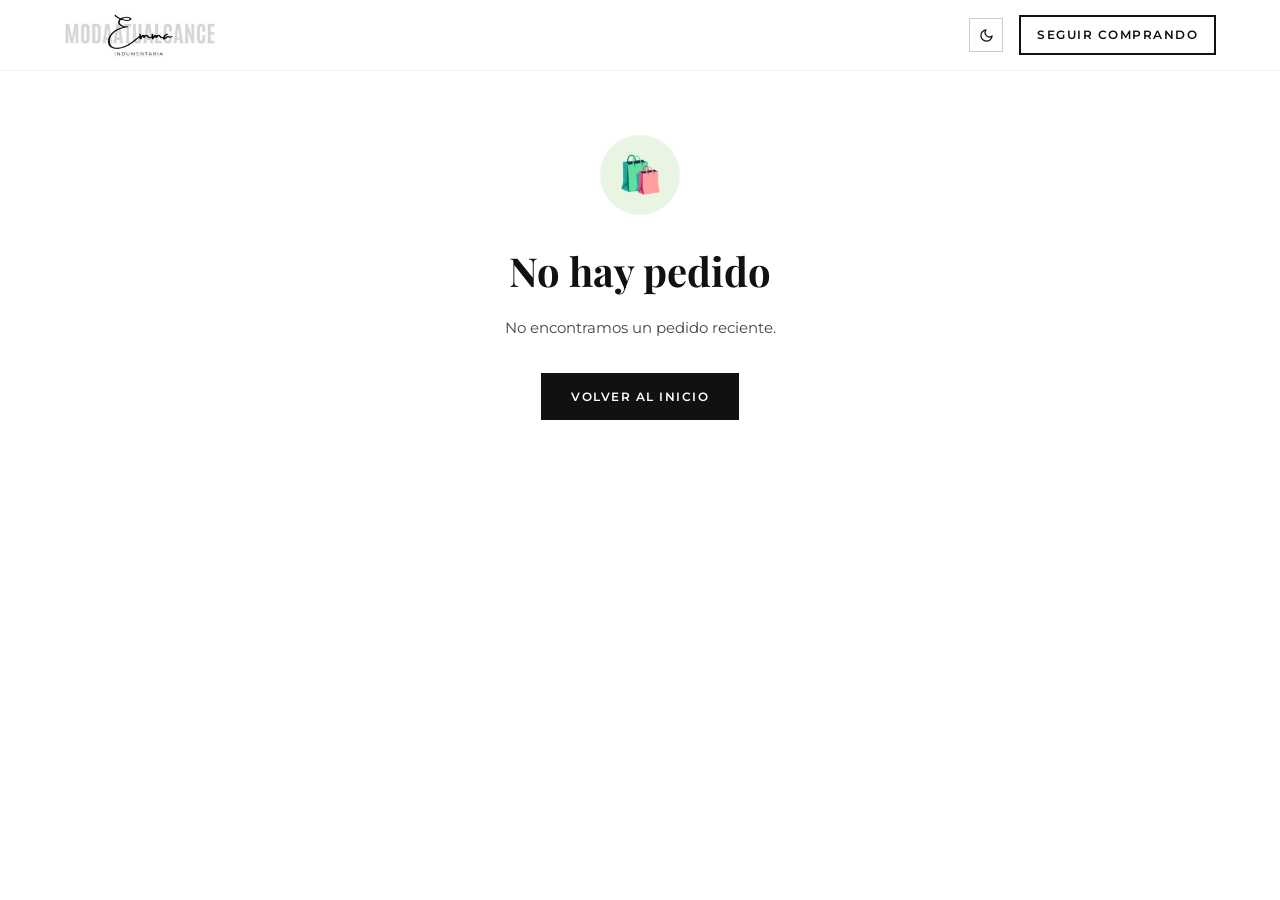
<file: pedido-confirmado.html>
<!DOCTYPE html>
<html lang="es">
<head>
  <meta charset="UTF-8"/>
  <meta name="viewport" content="width=device-width, initial-scale=1.0"/>
  <title>Último paso —  Emma Moda a tu Alcance</title>
  <link rel="icon" type="image/svg+xml" href="/favicon.svg"/>
  <script>(function(){var t=localStorage.getItem('emma_theme')||(window.matchMedia('(prefers-color-scheme:dark)').matches?'dark':'light');document.documentElement.setAttribute('data-theme',t);})();</script>
  <link rel="stylesheet" href="css/styles.css"/>
  <style>
    .confirm-page { padding: 64px 0 100px; }
    .confirm-card {
      max-width: 640px;
      margin: 0 auto;
      text-align: center;
    }
    .confirm-icon {
      width: 80px; height: 80px;
      background: #e8f5e2;
      border-radius: 50%;
      display: flex;
      align-items: center;
      justify-content: center;
      font-size: 36px;
      margin: 0 auto 24px;
    }
    .confirm-title {
      font-family: var(--font-serif);
      font-size: clamp(26px, 4vw, 40px);
      font-weight: 700;
      margin-bottom: 12px;
    }
    .confirm-sub {
      font-size: 15px;
      color: var(--gray-700);
      line-height: 1.7;
      margin-bottom: 32px;
    }

    /* Order number */
    .order-number {
      background: var(--gray-50);
      border: 1px dashed var(--gray-300);
      padding: 16px 24px;
      margin-bottom: 32px;
      display: inline-block;
    }
    .order-number small {
      display: block;
      font-size: 10px;
      font-weight: 700;
      letter-spacing: 2px;
      text-transform: uppercase;
      color: var(--gray-500);
      margin-bottom: 4px;
    }
    .order-number strong {
      font-size: 18px;
      font-weight: 700;
      font-family: monospace;
    }

    /* Details */
    .confirm-details {
      background: var(--gray-50);
      padding: 28px;
      margin-bottom: 28px;
      text-align: left;
    }
    .confirm-details h3 {
      font-size: 11px;
      font-weight: 700;
      letter-spacing: 2px;
      text-transform: uppercase;
      color: var(--gray-500);
      margin-bottom: 16px;
    }
    .detail-row {
      display: flex;
      justify-content: space-between;
      font-size: 13px;
      padding: 8px 0;
      border-bottom: 1px solid var(--gray-100);
    }
    .detail-row:last-child { border-bottom: none; }
    .detail-row span:first-child { color: var(--gray-500); }
    .detail-row span:last-child  { font-weight: 600; text-align: right; }

    /* Items */
    .confirm-items {
      text-align: left;
      margin-bottom: 28px;
    }
    .confirm-items h3 {
      font-size: 11px;
      font-weight: 700;
      letter-spacing: 2px;
      text-transform: uppercase;
      color: var(--gray-500);
      margin-bottom: 12px;
    }
    .confirm-item {
      display: flex;
      align-items: center;
      gap: 14px;
      padding: 12px 0;
      border-bottom: 1px solid var(--gray-100);
      font-size: 13px;
    }
    .confirm-item-img {
      width: 52px;
      aspect-ratio: 3/4;
      overflow: hidden;
      background: var(--gray-100);
      flex-shrink: 0;
    }
    .confirm-item-img img { width:100%; height:100%; object-fit:cover; }
    .confirm-item-name { font-weight: 600; }
    .confirm-item-meta { color: var(--gray-500); font-size: 11px; margin-top: 2px; }
    .confirm-item-price { margin-left: auto; font-weight: 700; }

    .confirm-total {
      display: flex;
      justify-content: space-between;
      font-size: 17px;
      font-weight: 700;
      padding-top: 16px;
      margin-top: 4px;
      border-top: 2px solid var(--black);
      text-align: left;
      margin-bottom: 32px;
    }

    /* WhatsApp CTA */
    .wa-cta {
      background: #25d366;
      color: var(--white);
      display: flex;
      align-items: center;
      justify-content: center;
      gap: 12px;
      padding: 18px 32px;
      font-size: 14px;
      font-weight: 700;
      letter-spacing: 0.5px;
      margin-bottom: 16px;
      transition: background 0.2s, transform 0.15s;
    }
    .wa-cta:hover { background: #1eb854; transform: scale(1.01); color: var(--white); }
    .wa-cta svg { flex-shrink: 0; }

    .actions {
      display: flex;
      gap: 12px;
      justify-content: center;
      flex-wrap: wrap;
    }
  </style>
</head>
<body>

  <!-- Header minimal -->
  <header class="header">
    <div class="container">
      <div class="header-inner">
        <a href="index.html" class="logo">
          <img class="logo-img-dark"  src="/assets/logo/logo-dark.jpg"  alt="Emma"/>
          <img class="logo-img-light" src="/assets/logo/logo-light.jpg" alt="Emma"/>
        </a>
        <div class="header-actions">
          <button class="theme-toggle" onclick="toggleTheme()" aria-label="Cambiar tema">
            <svg class="theme-icon-light" width="15" height="15" viewBox="0 0 24 24" fill="none" stroke="currentColor" stroke-width="2" stroke-linecap="round" stroke-linejoin="round"><path d="M21 12.79A9 9 0 1 1 11.21 3 7 7 0 0 0 21 12.79z"/></svg>
            <svg class="theme-icon-dark" width="15" height="15" viewBox="0 0 24 24" fill="none" stroke="currentColor" stroke-width="2" stroke-linecap="round" stroke-linejoin="round"><circle cx="12" cy="12" r="5"/><line x1="12" y1="1" x2="12" y2="3"/><line x1="12" y1="21" x2="12" y2="23"/><line x1="4.22" y1="4.22" x2="5.64" y2="5.64"/><line x1="18.36" y1="18.36" x2="19.78" y2="19.78"/><line x1="1" y1="12" x2="3" y2="12"/><line x1="21" y1="12" x2="23" y2="12"/><line x1="4.22" y1="19.78" x2="5.64" y2="18.36"/><line x1="18.36" y1="5.64" x2="19.78" y2="4.22"/></svg>
          </button>
          <a href="catalogo.html" class="btn btn-outline" style="padding:8px 16px;">Seguir comprando</a>
        </div>
      </div>
    </div>
  </header>

  <div class="container">
    <div class="confirm-page">
      <div class="confirm-card" id="confirm-card">
        <!-- Cargado por JS -->
      </div>
    </div>
  </div>

  <!-- WhatsApp float oculto en esta página (el CTA principal es el botón) -->

  <script src="js/data.js"></script>
  <script src="js/theme.js"></script>
  <script>
    const data = JSON.parse(sessionStorage.getItem('emma_pedido_confirmado') || 'null');

    const card = document.getElementById('confirm-card');

    if (!data) {
      card.innerHTML = `
        <div class="confirm-icon">🛍️</div>
        <h1 class="confirm-title">No hay pedido</h1>
        <p class="confirm-sub">No encontramos un pedido reciente.</p>
        <a href="index.html" class="btn btn-dark">Volver al inicio</a>`;
    } else {
      // Build WhatsApp message
      const items = data.items.map(i =>
        `• ${i.nombre} (${i.talle} / ${i.color}) ×${i.qty} — ${formatPrecio(i.precio * i.qty)}`
      ).join('\n');

      const msg = `Hola Claudia! 👋 Acabo de hacer un pedido en la tienda.\n\n` +
        `*Pedido #${String(data.id).padStart(6, '0')}*\n\n` +
        `${items}\n\n` +
        `*Total:* ${formatPrecio(data.total)}\n\n` +
        `*Datos de entrega:*\n` +
        `${data.nombre}\n` +
        `${data.direccion}, ${data.localidad}${data.provincia ? ', ' + data.provincia : ''}\n` +
        `WhatsApp: ${data.whatsapp}\n\n` +
        `${data.nota ? '📝 Nota: ' + data.nota + '\n\n' : ''}` +
        `¡Quedo esperando confirmación! 🙏`;

      const waUrl = `https://wa.me/5492944486963?text=${encodeURIComponent(msg)}`;
      const orderId = String(data.id).padStart(6, '0').toUpperCase();

      card.innerHTML = `
        <div class="confirm-icon">✅</div>
        <h1 class="confirm-title">¡Casi listo!</h1>
        <p class="confirm-sub">
          Gracias <strong>${data.nombre.split(' ')[0]}</strong>. Tu pedido <strong>todavía no fue enviado</strong>:
          tocá el botón de abajo para mandárnoslo por WhatsApp y así confirmar el stock y coordinar el pago y el envío.
        </p>

        <div class="order-number">
          <small>Número de pedido</small>
          <strong>#${orderId}</strong>
        </div>

        <!-- WhatsApp CTA -->
        <a href="${waUrl}" target="_blank" rel="noopener" class="wa-cta">
          <svg width="22" height="22" viewBox="0 0 24 24" fill="white">
            <path d="M17.472 14.382c-.297-.149-1.758-.867-2.03-.967-.273-.099-.471-.148-.67.15-.197.297-.767.966-.94 1.164-.173.199-.347.223-.644.075-.297-.15-1.255-.463-2.39-1.475-.883-.788-1.48-1.761-1.653-2.059-.173-.297-.018-.458.13-.606.134-.133.298-.347.446-.52.149-.174.198-.298.298-.497.099-.198.05-.371-.025-.52-.075-.149-.669-1.612-.916-2.207-.242-.579-.487-.5-.669-.51-.173-.008-.371-.01-.57-.01-.198 0-.52.074-.792.372-.272.297-1.04 1.016-1.04 2.479 0 1.462 1.065 2.875 1.213 3.074.149.198 2.096 3.2 5.077 4.487.709.306 1.262.489 1.694.625.712.227 1.36.195 1.871.118.571-.085 1.758-.719 2.006-1.413.248-.694.248-1.289.173-1.413-.074-.124-.272-.198-.57-.347m-5.421 7.403h-.004a9.87 9.87 0 01-5.031-1.378l-.361-.214-3.741.982.998-3.648-.235-.374a9.86 9.86 0 01-1.51-5.26c.001-5.45 4.436-9.884 9.888-9.884 2.64 0 5.122 1.03 6.988 2.898a9.825 9.825 0 012.893 6.994c-.003 5.45-4.437 9.884-9.885 9.884m8.413-18.297A11.815 11.815 0 0012.05 0C5.495 0 .16 5.335.157 11.892c0 2.096.547 4.142 1.588 5.945L.057 24l6.305-1.654a11.882 11.882 0 005.683 1.448h.005c6.554 0 11.89-5.335 11.893-11.893a11.821 11.821 0 00-3.48-8.413Z"/>
          </svg>
          Coordinar por WhatsApp
        </a>

        <p style="font-size:11px;color:var(--gray-500);margin-bottom:24px;">
          Al hacer clic se abre WhatsApp con tu pedido completo ya cargado 👆
        </p>

        <!-- Datos del pedido -->
        <div class="confirm-details">
          <h3>Datos de entrega</h3>
          <div class="detail-row"><span>Nombre</span><span>${data.nombre}</span></div>
          <div class="detail-row"><span>WhatsApp</span><span>${data.whatsapp}</span></div>
          <div class="detail-row"><span>Dirección</span><span>${data.direccion}</span></div>
          <div class="detail-row"><span>Localidad</span><span>${data.localidad}${data.provincia ? ', ' + data.provincia : ''}</span></div>
          ${data.nota ? `<div class="detail-row"><span>Nota</span><span>${data.nota}</span></div>` : ''}
        </div>

        <!-- Items -->
        <div class="confirm-items">
          <h3>Productos</h3>
          ${data.items.map(item => `
            <div class="confirm-item">
              <div class="confirm-item-img">
                <img src="${item.imagen}" alt="${item.nombre}" loading="lazy"/>
              </div>
              <div>
                <p class="confirm-item-name">${item.nombre}</p>
                <p class="confirm-item-meta">${item.talle} / ${item.color} ×${item.qty}</p>
              </div>
              <span class="confirm-item-price">${formatPrecio(item.precio * item.qty)}</span>
            </div>
          `).join('')}
        </div>

        <div class="confirm-total">
          <span>Total del pedido</span>
          <span>${formatPrecio(data.total)}</span>
        </div>

        <div class="actions">
          <a href="catalogo.html" class="btn btn-outline">Seguir comprando</a>
          <a href="index.html"    class="btn btn-dark">Volver al inicio</a>
        </div>
      `;
    }
  </script>
</body>
</html>
</file>
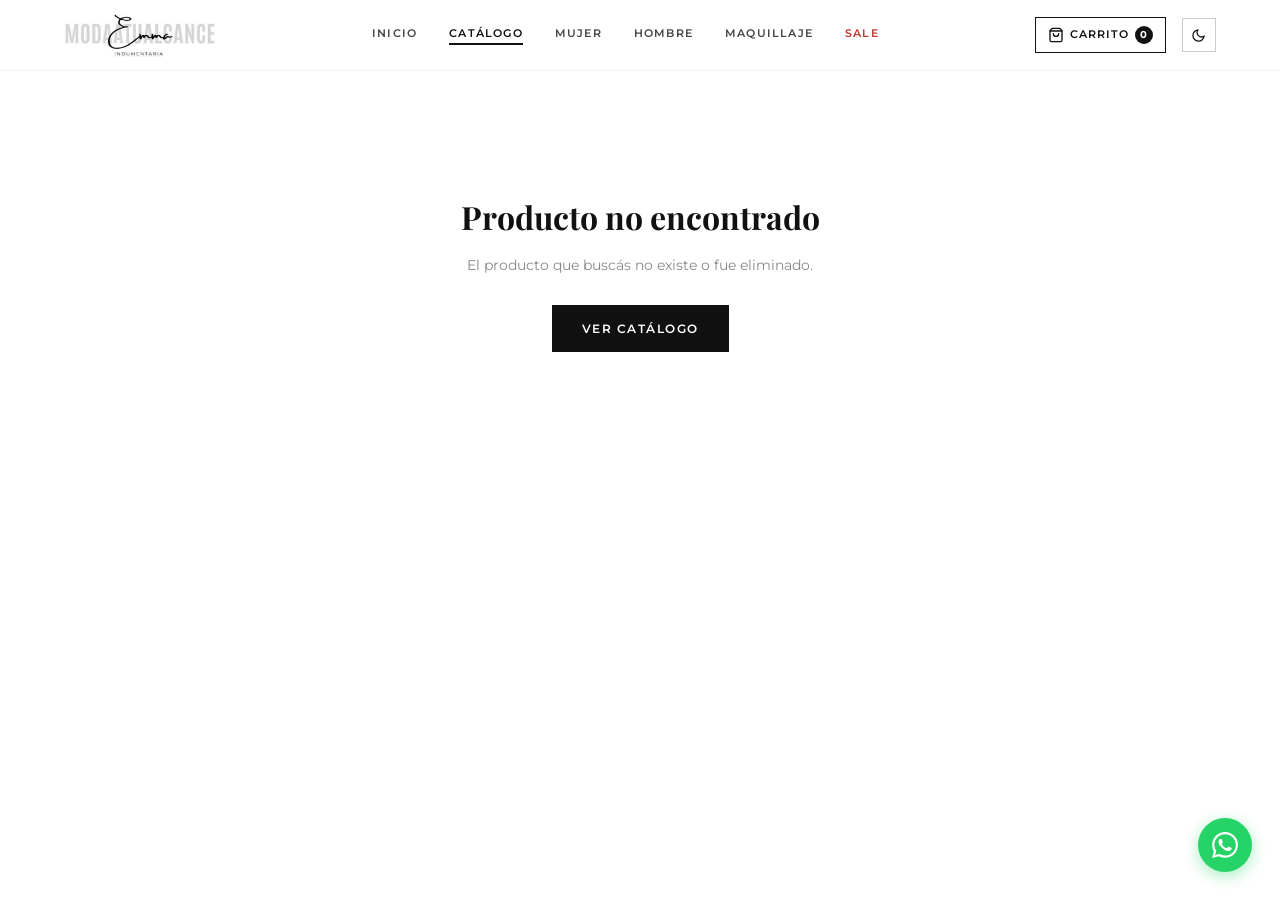
<file: producto.html>
<!DOCTYPE html>
<html lang="es">
<head>
  <meta charset="UTF-8"/>
  <meta name="viewport" content="width=device-width, initial-scale=1.0"/>
  <title>Producto — Emma Moda a tu Alcance</title>
  <link rel="icon" type="image/svg+xml" href="/favicon.svg"/>
  <meta property="og:type" content="website"/>
  <meta property="og:title" content="Emma — Moda a tu Alcance"/>
  <meta property="og:image" content="https://moda-a-tu-alcance.vercel.app/assets/logo/logo-light.jpg"/>
  <meta name="twitter:card" content="summary_large_image"/>
  <meta name="twitter:image" content="https://moda-a-tu-alcance.vercel.app/assets/logo/logo-light.jpg"/>
  <script>(function(){var t=localStorage.getItem('emma_theme')||(window.matchMedia('(prefers-color-scheme:dark)').matches?'dark':'light');document.documentElement.setAttribute('data-theme',t);})();</script>
  <link rel="stylesheet" href="css/styles.css"/>
  <style>
    .product-detail {
      padding: 48px 0 80px;
    }
    .product-grid {
      display: grid;
      grid-template-columns: 1fr 1fr;
      gap: 64px;
      align-items: start;
    }

    /* ── Gallery ── */
    .gallery { position: sticky; top: 86px; }
    .gallery-main {
      width: 100%;
      aspect-ratio: 3/4;
      overflow: hidden;
      background: var(--gray-100);
      margin-bottom: 12px;
    }
    .gallery-main img {
      width: 100%; height: 100%;
      object-fit: cover;
      transition: opacity 0.3s;
    }
    .gallery-thumbs {
      display: grid;
      grid-template-columns: repeat(4, 1fr);
      gap: 8px;
    }
    .gallery-thumb {
      aspect-ratio: 1;
      overflow: hidden;
      background: var(--gray-100);
      cursor: pointer;
      border: 2px solid transparent;
      transition: border-color 0.2s;
    }
    .gallery-thumb img { width:100%; height:100%; object-fit:cover; }
    .gallery-thumb.active { border-color: var(--black); }

    /* ── Product info ── */
    .product-info { padding-top: 8px; }
    .product-tags {
      display: flex;
      gap: 8px;
      margin-bottom: 14px;
    }
    .product-tag {
      font-size: 9px;
      font-weight: 700;
      letter-spacing: 1.5px;
      text-transform: uppercase;
      padding: 4px 10px;
      background: var(--black);
      color: var(--white);
    }
    .product-tag.sale { background: #c0392b; }
    .product-tag.nuevo { background: var(--black); }

    .product-name {
      font-family: var(--font-serif);
      font-size: clamp(24px, 3vw, 36px);
      font-weight: 700;
      line-height: 1.2;
      margin-bottom: 12px;
    }
    .product-price-row {
      display: flex;
      align-items: baseline;
      gap: 12px;
      margin-bottom: 24px;
    }
    .product-price {
      font-size: 28px;
      font-weight: 700;
    }
    .product-price-before {
      font-size: 16px;
      font-weight: 400;
      color: var(--gray-500);
      text-decoration: line-through;
    }
    .product-discount {
      font-size: 12px;
      font-weight: 700;
      color: #c0392b;
      background: #ffeaea;
      padding: 3px 8px;
    }
    .product-desc {
      font-size: 14px;
      color: var(--gray-700);
      line-height: 1.8;
      border-top: 1px solid var(--gray-100);
      border-bottom: 1px solid var(--gray-100);
      padding: 20px 0;
      margin-bottom: 24px;
    }

    /* ── Selectors ── */
    .selector-label {
      font-size: 11px;
      font-weight: 700;
      letter-spacing: 1.5px;
      text-transform: uppercase;
      margin-bottom: 10px;
      display: flex;
      align-items: center;
      justify-content: space-between;
    }
    .selector-label span {
      font-weight: 400;
      font-size: 12px;
      letter-spacing: 0;
      color: var(--gray-500);
    }
    .talle-grid { display: flex; flex-wrap: wrap; gap: 8px; margin-bottom: 24px; }
    .talle-btn {
      min-width: 48px;
      padding: 9px 10px;
      font-size: 12px;
      font-weight: 600;
      text-align: center;
      border: 1.5px solid var(--gray-300);
      color: var(--gray-700);
      transition: all 0.15s;
    }
    .talle-btn:hover { border-color: var(--black); color: var(--black); }
    .talle-btn.active { background: var(--black); color: var(--white); border-color: var(--black); }

    .color-grid { display: flex; flex-wrap: wrap; gap: 8px; margin-bottom: 28px; }
    .color-btn {
      display: flex;
      align-items: center;
      gap: 8px;
      padding: 8px 14px;
      font-size: 12px;
      font-weight: 600;
      border: 1.5px solid var(--gray-300);
      color: var(--gray-700);
      transition: all 0.15s;
    }
    .color-btn:hover { border-color: var(--black); color: var(--black); }
    .color-btn.active { border-color: var(--black); color: var(--black); background: var(--gray-50); }
    .color-dot {
      width: 14px; height: 14px;
      border-radius: 50%;
      border: 1px solid rgba(0,0,0,0.2);
    }

    /* ── Qty + CTA ── */
    .qty-row {
      display: flex;
      align-items: center;
      gap: 16px;
      margin-bottom: 16px;
    }
    .qty-control {
      display: flex;
      align-items: center;
      border: 1.5px solid var(--gray-300);
    }
    .qty-btn {
      width: 40px; height: 44px;
      font-size: 18px;
      font-weight: 300;
      display: flex;
      align-items: center;
      justify-content: center;
      color: var(--black);
      transition: background 0.15s;
    }
    .qty-btn:hover { background: var(--gray-50); }
    .qty-val {
      width: 48px;
      height: 44px;
      text-align: center;
      font-size: 14px;
      font-weight: 600;
      display: flex;
      align-items: center;
      justify-content: center;
      border-left: 1.5px solid var(--gray-300);
      border-right: 1.5px solid var(--gray-300);
    }
    .add-cart-btn {
      flex: 1;
      padding: 14px 24px;
      background: var(--black);
      color: var(--white);
      font-size: 12px;
      font-weight: 700;
      letter-spacing: 1.5px;
      text-transform: uppercase;
      text-align: center;
      transition: background 0.2s;
    }
    .add-cart-btn:hover { background: #333; }
    .add-cart-btn:disabled { background: var(--gray-300); cursor: not-allowed; }

    .toast {
      position: fixed;
      bottom: 100px;
      left: 50%;
      transform: translateX(-50%) translateY(20px);
      background: var(--black);
      color: var(--white);
      padding: 14px 28px;
      font-size: 13px;
      font-weight: 600;
      opacity: 0;
      transition: all 0.3s;
      z-index: 999;
      pointer-events: none;
    }
    .toast.show { opacity: 1; transform: translateX(-50%) translateY(0); }

    /* ── Features ── */
    .product-features {
      display: flex;
      flex-direction: column;
      gap: 10px;
      margin-top: 20px;
      padding-top: 20px;
      border-top: 1px solid var(--gray-100);
    }
    .feature-item {
      display: flex;
      align-items: center;
      gap: 10px;
      font-size: 12px;
      color: var(--gray-700);
    }
    .feature-item span:first-child { font-size: 16px; }

    /* ── Related ── */
    .related-section {
      padding: 64px 0;
      border-top: 1px solid var(--gray-100);
    }
    .related-section .section-header { text-align: left; margin-bottom: 32px; }

    /* ── Not found ── */
    .not-found {
      text-align: center;
      padding: 120px 0;
    }
    .not-found h2 { font-family: var(--font-serif); font-size: 32px; margin-bottom: 12px; }
    .not-found p  { color: var(--gray-500); margin-bottom: 28px; }

    @media (max-width: 800px) {
      .product-grid { grid-template-columns: 1fr; gap: 32px; }
      .gallery { position: static; }
    }
    @media (max-width: 480px) {
      .qty-row { flex-direction: column; align-items: stretch; }
      .add-cart-btn { text-align: center; }
    }
  </style>
</head>
<body>

  <!-- ── Header ── -->
  <header class="header">
    <div class="container">
      <div class="header-inner">
        <a href="index.html" class="logo">
          <img class="logo-img-dark"  src="/assets/logo/logo-dark.jpg"  alt="Emma"/>
          <img class="logo-img-light" src="/assets/logo/logo-light.jpg" alt="Emma"/>
        </a>
        <nav class="nav">
          <a href="index.html">Inicio</a>
          <a href="catalogo.html" class="active">Catálogo</a>
          <a href="catalogo.html?genero=mujer">Mujer</a>
          <a href="catalogo.html?genero=hombre">Hombre</a>
          <a href="catalogo.html?cat=maquillaje">Maquillaje</a>
          <a href="catalogo.html?sale=1" class="sale">Sale</a>
        </nav>
        <div class="header-actions">
          <a href="carrito.html" class="cart-btn">
            <svg width="16" height="16" viewBox="0 0 24 24" fill="none" stroke="currentColor" stroke-width="2" stroke-linecap="round" stroke-linejoin="round"><path d="M6 2L3 6v14a2 2 0 002 2h14a2 2 0 002-2V6l-3-4z"/><line x1="3" y1="6" x2="21" y2="6"/><path d="M16 10a4 4 0 01-8 0"/></svg>
            <span class="cart-label">Carrito</span> <span class="cart-badge" id="cart-count">0</span>
          </a>
          <button class="theme-toggle" onclick="toggleTheme()" aria-label="Cambiar tema">
            <svg class="theme-icon-light" width="15" height="15" viewBox="0 0 24 24" fill="none" stroke="currentColor" stroke-width="2" stroke-linecap="round" stroke-linejoin="round"><path d="M21 12.79A9 9 0 1 1 11.21 3 7 7 0 0 0 21 12.79z"/></svg>
            <svg class="theme-icon-dark" width="15" height="15" viewBox="0 0 24 24" fill="none" stroke="currentColor" stroke-width="2" stroke-linecap="round" stroke-linejoin="round"><circle cx="12" cy="12" r="5"/><line x1="12" y1="1" x2="12" y2="3"/><line x1="12" y1="21" x2="12" y2="23"/><line x1="4.22" y1="4.22" x2="5.64" y2="5.64"/><line x1="18.36" y1="18.36" x2="19.78" y2="19.78"/><line x1="1" y1="12" x2="3" y2="12"/><line x1="21" y1="12" x2="23" y2="12"/><line x1="4.22" y1="19.78" x2="5.64" y2="18.36"/><line x1="18.36" y1="5.64" x2="19.78" y2="4.22"/></svg>
          </button>
          <button class="hamburger" id="hamburger-btn"><span></span><span></span><span></span></button>
        </div>
      </div>
    </div>
    <nav class="mobile-nav" id="mobile-nav">
      <a href="index.html">Inicio</a>
      <a href="catalogo.html">Catálogo</a>
      <a href="catalogo.html?genero=mujer">Mujer</a>
      <a href="catalogo.html?genero=hombre">Hombre</a>
      <a href="catalogo.html?cat=maquillaje">Maquillaje</a>
      <a href="catalogo.html?sale=1" class="sale">Sale</a>
    </nav>
  </header>

  <div id="app"><!-- cargado por JS --></div>

  <!-- Toast -->
  <div class="toast" id="toast"></div>

  <!-- WhatsApp -->
  <a href="https://wa.me/5492944486963" class="whatsapp-float" target="_blank" rel="noopener" aria-label="WhatsApp">
    <svg width="26" height="26" viewBox="0 0 24 24" fill="white"><path d="M17.472 14.382c-.297-.149-1.758-.867-2.03-.967-.273-.099-.471-.148-.67.15-.197.297-.767.966-.94 1.164-.173.199-.347.223-.644.075-.297-.15-1.255-.463-2.39-1.475-.883-.788-1.48-1.761-1.653-2.059-.173-.297-.018-.458.13-.606.134-.133.298-.347.446-.52.149-.174.198-.298.298-.497.099-.198.05-.371-.025-.52-.075-.149-.669-1.612-.916-2.207-.242-.579-.487-.5-.669-.51-.173-.008-.371-.01-.57-.01-.198 0-.52.074-.792.372-.272.297-1.04 1.016-1.04 2.479 0 1.462 1.065 2.875 1.213 3.074.149.198 2.096 3.2 5.077 4.487.709.306 1.262.489 1.694.625.712.227 1.36.195 1.871.118.571-.085 1.758-.719 2.006-1.413.248-.694.248-1.289.173-1.413-.074-.124-.272-.198-.57-.347m-5.421 7.403h-.004a9.87 9.87 0 01-5.031-1.378l-.361-.214-3.741.982.998-3.648-.235-.374a9.86 9.86 0 01-1.51-5.26c.001-5.45 4.436-9.884 9.888-9.884 2.64 0 5.122 1.03 6.988 2.898a9.825 9.825 0 012.893 6.994c-.003 5.45-4.437 9.884-9.885 9.884m8.413-18.297A11.815 11.815 0 0012.05 0C5.495 0 .16 5.335.157 11.892c0 2.096.547 4.142 1.588 5.945L.057 24l6.305-1.654a11.882 11.882 0 005.683 1.448h.005c6.554 0 11.89-5.335 11.893-11.893a11.821 11.821 0 00-3.48-8.413Z"/></svg>
  </a>

  <script src="js/catalog.js"></script>
  <script src="js/video-limiter.js"></script>
  <script src="js/data.js"></script>
  <script src="js/theme.js"></script>
  <script>
    const app = document.getElementById('app');

    // Color dot map
    const colorMap = {
      'Negro':'#1a1a1a','Gris':'#9e9e9e','Blanco':'#ffffff','Beige':'#d4b99a',
      'Azul marino':'#1a2a4a','Verde militar':'#4a5240','Verde':'#3a7a3a',
      'Rojo':'#c0392b','Rosa':'#e91e8c'
    };

    let selTalle = '', selColor = '', qty = 1, currentProduct = null;

    // ── Handlers ──────────────────────────────────────
    // ── Galería: videos primero, después imágenes ───────
    let MEDIA = [];

    function mediaMain(m) {
      if (!m) return '';
      if (m.type === 'video') {
        const poster = (currentProduct.imagenes || [])[0] || '';
        return `<video id="main-media" data-autoplay src="${m.src}" poster="${poster}" muted loop playsinline controls preload="metadata" onerror="mediaFallback()"></video>`;
      }
      return `<img id="main-media" src="${m.src}" alt="${currentProduct.nombre}"/>`;
    }

    function setMedia(i, el) {
      document.getElementById('gallery-main').innerHTML = mediaMain(MEDIA[i]);
      document.querySelectorAll('.gallery-thumb').forEach(t => t.classList.remove('active'));
      if (el) el.classList.add('active');
    }

    // Si el navegador no soporta WebM, se muestra la primera imagen
    function mediaFallback() {
      const i = MEDIA.findIndex(m => m.type === 'image');
      if (i > -1) setMedia(i, document.querySelectorAll('.gallery-thumb')[i]);
    }

    function selectTalle(t, el) {
      selTalle = t;
      document.querySelectorAll('.talle-btn').forEach(b => b.classList.remove('active'));
      el.classList.add('active');
      document.getElementById('talle-selected').textContent = t;
    }

    function selectColor(c, el) {
      selColor = c;
      document.querySelectorAll('.color-btn').forEach(b => b.classList.remove('active'));
      el.classList.add('active');
      document.getElementById('color-selected').textContent = c;
    }

    function changeQty(d) {
      qty = Math.max(1, qty + d);
      document.getElementById('qty-val').textContent = qty;
    }

    function addToCart() {
      if (!selTalle) { showToast('⚠️ Seleccioná un talle'); return; }
      if (!selColor)  { showToast('⚠️ Seleccioná un color'); return; }
      agregarAlCarrito({
        id:     currentProduct.id,
        nombre: currentProduct.nombre,
        precio: currentProduct.precio,
        imagen: currentProduct.imagenes[0],
        talle:  selTalle,
        color:  selColor,
        qty
      });
      showToast(`✓ ${currentProduct.nombre} agregado al carrito`);
      actualizarBadge();
    }

    function showToast(msg) {
      const t = document.getElementById('toast');
      t.textContent = msg;
      t.classList.add('show');
      setTimeout(() => t.classList.remove('show'), 2800);
    }

    // Header
    document.getElementById('hamburger-btn').addEventListener('click', () => {
      document.getElementById('mobile-nav').classList.toggle('open');
    });

    // ── Init ──────────────────────────────────────────
    actualizarBadge();

    (async function init() {
      await loadProductos();

      const id = new URLSearchParams(location.search).get('id');
      const p  = getProductoById(id);
      currentProduct = p;
      if (p) MEDIA = [...(p.videos || []).map(src => ({ type: 'video', src })), ...(p.imagenes || []).map(src => ({ type: 'image', src }))];

      if (!p) {
        app.innerHTML = `
          <div class="container">
            <div class="not-found">
              <h2>Producto no encontrado</h2>
              <p>El producto que buscás no existe o fue eliminado.</p>
              <a href="catalogo.html" class="btn btn-dark">Ver catálogo</a>
            </div>
          </div>`;
        return;
      }

      document.title = `${p.nombre} — Emma`;

      const descuento = p.precioAntes
        ? Math.round((1 - p.precio / p.precioAntes) * 100)
        : 0;

      app.innerHTML = `
        <div class="container">
          <div class="breadcrumb" style="display:flex;align-items:center;gap:8px;font-size:11px;font-weight:600;letter-spacing:1px;text-transform:uppercase;color:var(--gray-500);padding:24px 0 0;">
            <a href="index.html" style="color:var(--gray-500)">Inicio</a> /
            <a href="catalogo.html" style="color:var(--gray-500)">Catálogo</a> /
            <span style="color:var(--black)">${p.nombre}</span>
          </div>

          <div class="product-detail">
            <div class="product-grid">

              <!-- Gallery -->
              <div class="gallery">
                <div class="gallery-main" id="gallery-main">${mediaMain(MEDIA[0])}</div>
                ${MEDIA.length > 1 ? `
                <div class="gallery-thumbs">
                  ${MEDIA.map((m, i) => `
                    <div class="gallery-thumb ${i===0?'active':''}" onclick="setMedia(${i}, this)">
                      ${m.type === 'video'
                        ? `<video src="${m.src}#t=0.1" muted playsinline preload="metadata" tabindex="-1"></video><span class="thumb-play">▶</span>`
                        : `<img src="${m.src}" alt="Vista ${i+1}" loading="lazy"/>`}
                    </div>
                  `).join('')}
                </div>` : ''}
              </div>

              <!-- Info -->
              <div class="product-info">
                <div class="product-tags">
                  ${p.nuevo ? '<span class="product-tag nuevo">Nuevo</span>' : ''}
                  ${p.sale  ? '<span class="product-tag sale">Oferta</span>' : ''}
                </div>

                <h1 class="product-name">${p.nombre}</h1>

                <div class="product-price-row">
                  ${p.precioAntes ? `<span class="product-price-before">${formatPrecio(p.precioAntes)}</span>` : ''}
                  <span class="product-price">${formatPrecio(p.precio)}</span>
                  ${descuento ? `<span class="product-discount">-${descuento}%</span>` : ''}
                </div>

                <p class="product-desc">${p.descripcion}</p>

                <p class="selector-label">
                  Talle <span id="talle-selected">Seleccioná un talle</span>
                </p>
                <div class="talle-grid" id="talle-grid">
                  ${p.talles.map(t => `
                    <button class="talle-btn" data-talle="${t}" onclick="selectTalle('${t}', this)">${t}</button>
                  `).join('')}
                </div>

                <p class="selector-label">
                  Color <span id="color-selected">Seleccioná un color</span>
                </p>
                <div class="color-grid" id="color-grid">
                  ${p.colores.map(c => `
                    <button class="color-btn" data-color="${c}" onclick="selectColor('${c}', this)">
                      <span class="color-dot" style="background:${colorMap[c]||'#ccc'}"></span>
                      ${c}
                    </button>
                  `).join('')}
                </div>

                <div class="qty-row">
                  <div class="qty-control">
                    <button class="qty-btn" onclick="changeQty(-1)">−</button>
                    <span class="qty-val" id="qty-val">1</span>
                    <button class="qty-btn" onclick="changeQty(1)">+</button>
                  </div>
                  <button class="add-cart-btn" id="add-btn" onclick="addToCart()">
                    Agregar al carrito
                  </button>
                </div>

                <a href="carrito.html" style="display:block;text-align:center;font-size:11px;color:var(--gray-500);margin-top:8px;letter-spacing:0.5px;">
                  Ver carrito →
                </a>

                <div class="product-features">
                  <div class="feature-item"><span>🚚</span><span>Envíos a todo el país</span></div>
                  <div class="feature-item"><span>💳</span><span>Pagá con Mercado Pago (coordinamos por WhatsApp)</span></div>
                  <div class="feature-item"><span>📦</span><span>Consultá disponibilidad de stock antes de pagar</span></div>
                </div>
              </div>

            </div>
          </div>
        </div>

        <!-- Related -->
        <div class="container">
          <div class="related-section">
            <div class="section-header">
              <span class="section-tag">También te puede gustar</span>
              <h2 class="section-title">Productos relacionados</h2>
            </div>
            <div class="products-row" id="related-grid"></div>
          </div>
        </div>
      `;

      // Related products
      const related = PRODUCTOS
        .filter(r => r.id !== p.id && r.categoria === p.categoria)
        .slice(0, 4);

      const rGrid = document.getElementById('related-grid');
      if (related.length) {
        rGrid.innerHTML = related.map(r => `
          <a href="producto.html?id=${r.id}" class="product-card">
            <div class="product-card-image">
              ${cardMedia(r)}
              <span class="product-card-quick">Ver producto</span>
            </div>
            <p class="product-card-name">${r.nombre}</p>
            <p class="product-card-price">
              ${r.precioAntes ? `<span class="old-price">${formatPrecio(r.precioAntes)}</span>` : ''}
              ${formatPrecio(r.precio)}
            </p>
          ${(r.nuevo || r.sale) ? `<div class="product-card-tags">${r.nuevo ? '<span class="product-card-tag">Nuevo</span>' : ''}${r.sale ? '<span class="product-card-tag product-card-tag-sale">Oferta</span>' : ''}</div>` : ''}
          </a>
        `).join('');
      } else {
        rGrid.innerHTML = `<p style="color:var(--gray-500);font-size:13px;">No hay más productos en esta categoría.</p>`;
      }
    })();
  </script>
</body>
</html>
</file>
<file: css/styles.css>
/* ============================================================
   EMMA — Moda a tu Alcance
   Global Styles
   ============================================================ */

@import url('https://fonts.googleapis.com/css2?family=Montserrat:wght@300;400;500;600;700&family=Playfair+Display:ital,wght@0,400;0,700;1,400&display=swap');

/* ---------- Reset & Base ---------- */
*, *::before, *::after { box-sizing: border-box; margin: 0; padding: 0; }

:root {
  --black:   #111111;
  --white:   #ffffff;
  --gray-50: #f9f9f9;
  --gray-100:#f0f0f0;
  --gray-300:#cccccc;
  --gray-500:#888888;
  --gray-700:#444444;
  --accent:  #111111;
  --font-sans: 'Montserrat', sans-serif;
  --font-serif: 'Playfair Display', serif;
}

html { scroll-behavior: smooth; }

body {
  font-family: var(--font-sans);
  font-size: 14px;
  color: var(--black);
  background: var(--white);
  line-height: 1.6;
  -webkit-font-smoothing: antialiased;
}

a { text-decoration: none; color: inherit; }
img { max-width: 100%; display: block; }
ul { list-style: none; }
button { cursor: pointer; font-family: var(--font-sans); border: none; background: none; }

/* ---------- Utilities ---------- */
.container {
  max-width: 1200px;
  margin: 0 auto;
  padding: 0 24px;
}

.btn {
  display: inline-block;
  padding: 12px 28px;
  font-size: 12px;
  font-weight: 600;
  letter-spacing: 1.5px;
  text-transform: uppercase;
  transition: all 0.25s ease;
}

.btn-dark {
  background: var(--black);
  color: var(--white);
  border: 2px solid var(--black);
}
.btn-dark:hover { background: var(--white); color: var(--black); }

.btn-outline {
  background: transparent;
  color: var(--black);
  border: 2px solid var(--black);
}
.btn-outline:hover { background: var(--black); color: var(--white); }

/* ============================================================
   HEADER
   ============================================================ */
.header {
  position: sticky;
  top: 0;
  z-index: 100;
  background: var(--white);
  border-bottom: 1px solid var(--gray-100);
}

.header-inner {
  display: flex;
  align-items: center;
  justify-content: space-between;
  height: 70px;
  gap: 24px;
}

/* Logo */
.logo {
  flex-shrink: 0;
}
.logo img {
  height: 44px;
  width: auto;
}

/* Nav */
.nav {
  display: flex;
  align-items: center;
  gap: 32px;
}

.nav a {
  font-size: 11px;
  font-weight: 600;
  letter-spacing: 1.2px;
  text-transform: uppercase;
  color: var(--gray-700);
  position: relative;
  padding-bottom: 2px;
  transition: color 0.2s;
}

.nav a::after {
  content: '';
  position: absolute;
  bottom: 0; left: 0;
  width: 0; height: 1.5px;
  background: var(--black);
  transition: width 0.25s ease;
}

.nav a:hover,
.nav a.active { color: var(--black); }
.nav a:hover::after,
.nav a.active::after { width: 100%; }

.nav a.sale { color: #c0392b; }
.nav a.sale:hover { color: #c0392b; }
.nav a.sale::after { background: #c0392b; }

/* Header actions */
.header-actions {
  display: flex;
  align-items: center;
  gap: 16px;
}

.cart-btn {
  position: relative;
  display: flex;
  align-items: center;
  gap: 6px;
  font-size: 11px;
  font-weight: 600;
  letter-spacing: 1px;
  text-transform: uppercase;
  color: var(--black);
  padding: 8px 12px;
  border: 1.5px solid var(--black);
  transition: all 0.2s;
}
.cart-btn:hover { background: var(--black); color: var(--white); }

.cart-badge {
  display: inline-flex;
  align-items: center;
  justify-content: center;
  width: 18px; height: 18px;
  background: var(--black);
  color: var(--white);
  font-size: 10px;
  font-weight: 700;
  border-radius: 50%;
  transition: background 0.2s;
}
.cart-btn:hover .cart-badge { background: var(--white); color: var(--black); }

@media (max-width: 480px) {
  .cart-label { display: none; }
}

/* Hamburger (mobile) */
.hamburger {
  display: none;
  flex-direction: column;
  gap: 5px;
  padding: 4px;
}
.hamburger span {
  display: block;
  width: 22px; height: 2px;
  background: var(--black);
  transition: all 0.3s;
}

/* Mobile nav */
.mobile-nav {
  display: none;
  flex-direction: column;
  background: var(--white);
  border-top: 1px solid var(--gray-100);
  padding: 16px 24px 24px;
  gap: 4px;
}
.mobile-nav a {
  font-size: 13px;
  font-weight: 500;
  letter-spacing: 0.8px;
  text-transform: uppercase;
  padding: 12px 0;
  border-bottom: 1px solid var(--gray-100);
  color: var(--gray-700);
}
.mobile-nav a.sale { color: #c0392b; }
.mobile-nav.open { display: flex; }

/* ============================================================
   HERO
   ============================================================ */
.hero {
  position: relative;
  display: flex;
  align-items: center;
  overflow: hidden;
  background: var(--gray-50);
}

.hero-bg {
  position: absolute;
  inset: 0;
  background: linear-gradient(135deg, #f0ede8 0%, #e8e4dc 50%, #ddd9d0 100%);
}

/* Decorative shape */
.hero-bg::after {
  content: '';
  position: absolute;
  right: -60px;
  top: -60px;
  width: 500px;
  height: 500px;
  border-radius: 50%;
  background: rgba(255,255,255,0.35);
}

.hero-inner {
  position: relative;
  z-index: 2;
  display: grid;
  grid-template-columns: 1fr 1fr;
  align-items: stretch;
  gap: 48px;
  width: 100%;
}

.hero-content {
  padding: 80px 0;
}

.hero-tag {
  display: inline-block;
  font-size: 10px;
  font-weight: 700;
  letter-spacing: 3px;
  text-transform: uppercase;
  color: var(--gray-500);
  margin-bottom: 20px;
}

.hero-title {
  font-family: var(--font-serif);
  font-size: clamp(38px, 5vw, 62px);
  font-weight: 700;
  line-height: 1.1;
  color: var(--black);
  margin-bottom: 20px;
}

.hero-title em {
  font-style: italic;
  font-weight: 400;
}

.hero-subtitle {
  font-size: 15px;
  font-weight: 400;
  color: var(--gray-700);
  line-height: 1.7;
  margin-bottom: 36px;
  max-width: 380px;
}

.hero-actions {
  display: flex;
  gap: 14px;
  flex-wrap: wrap;
}

/* Hero image panel */
.hero-image-panel {
  position: relative;
  min-height: 560px;
  overflow: hidden;
}

.hero-image-panel img {
  width: 100%;
  height: 100%;
  object-fit: cover;
  object-position: top center;
}

.hero-image-label {
  position: absolute;
  bottom: 24px;
  left: 24px;
  background: var(--white);
  padding: 10px 16px;
  font-size: 11px;
  font-weight: 600;
  letter-spacing: 1px;
  text-transform: uppercase;
}

/* ============================================================
   ANNOUNCEMENT BAR
   ============================================================ */
.announcement-bar {
  background: var(--black);
  color: var(--white);
  text-align: center;
  padding: 10px 16px;
  font-size: 11px;
  font-weight: 500;
  letter-spacing: 1.5px;
  text-transform: uppercase;
}

/* ============================================================
   CATEGORIES
   ============================================================ */
.section {
  padding: 80px 0;
}

.section-header {
  text-align: center;
  margin-bottom: 48px;
}

.section-tag {
  display: block;
  font-size: 10px;
  font-weight: 700;
  letter-spacing: 3px;
  text-transform: uppercase;
  color: var(--gray-500);
  margin-bottom: 12px;
}

.section-title {
  font-family: var(--font-serif);
  font-size: clamp(26px, 3vw, 38px);
  font-weight: 700;
  color: var(--black);
}

/* Categories grid */
.categories-grid {
  display: grid;
  grid-template-columns: repeat(4, 1fr);
  gap: 16px;
}

.category-card {
  position: relative;
  overflow: hidden;
  cursor: pointer;
  background: var(--gray-100);
  aspect-ratio: 3/4;
}

.category-card img {
  width: 100%;
  height: 100%;
  object-fit: cover;
  transition: transform 0.5s ease;
}

.category-card:hover img {
  transform: scale(1.05);
}

.category-card-overlay {
  position: absolute;
  inset: 0;
  background: linear-gradient(to top, rgba(0,0,0,0.65) 0%, rgba(0,0,0,0) 55%);
  display: flex;
  flex-direction: column;
  justify-content: flex-end;
  padding: 24px;
}

.category-card-name {
  font-size: 14px;
  font-weight: 700;
  letter-spacing: 1px;
  text-transform: uppercase;
  color: #ffffff;
  margin-bottom: 8px;
}

.category-card-link {
  display: inline-block;
  font-size: 10px;
  font-weight: 600;
  letter-spacing: 1.5px;
  text-transform: uppercase;
  color: #ffffff;
  border-bottom: 1.5px solid rgba(255,255,255,0.6);
  padding-bottom: 2px;
  transition: border-color 0.2s;
}
.category-card:hover .category-card-link { border-color: #ffffff; }

/* ============================================================
   HOW IT WORKS
   ============================================================ */
.how-it-works {
  background: var(--gray-50);
  padding: 80px 0;
}

.steps-grid {
  display: grid;
  grid-template-columns: repeat(3, 1fr);
  gap: 48px;
  position: relative;
}

.steps-grid::before {
  content: '';
  position: absolute;
  top: 32px;
  left: 16.67%;
  right: 16.67%;
  height: 1px;
  background: var(--gray-300);
  z-index: 0;
}

.step {
  text-align: center;
  position: relative;
  z-index: 1;
}

.step-icon {
  width: 64px;
  height: 64px;
  border-radius: 50%;
  background: var(--white);
  border: 1.5px solid var(--gray-300);
  display: flex;
  align-items: center;
  justify-content: center;
  margin: 0 auto 20px;
  font-size: 24px;
}

.step-number {
  font-size: 10px;
  font-weight: 700;
  letter-spacing: 2px;
  text-transform: uppercase;
  color: var(--gray-500);
  margin-bottom: 8px;
}

.step-title {
  font-size: 14px;
  font-weight: 700;
  letter-spacing: 0.5px;
  text-transform: uppercase;
  margin-bottom: 10px;
}

.step-desc {
  font-size: 13px;
  color: var(--gray-500);
  line-height: 1.7;
  max-width: 220px;
  margin: 0 auto;
}

/* ============================================================
   FEATURED PRODUCTS strip
   ============================================================ */
.products-strip {
  padding: 80px 0;
}

.products-row {
  display: grid;
  grid-template-columns: repeat(4, 1fr);
  gap: 20px;
}

.product-card {
  cursor: pointer;
}

.product-card-image {
  position: relative;
  overflow: hidden;
  background: var(--gray-100);
  aspect-ratio: 3/4;
  margin-bottom: 14px;
}

.product-card-image img {
  width: 100%;
  height: 100%;
  object-fit: cover;
  transition: transform 0.4s ease;
}

.product-card:hover .product-card-image img {
  transform: scale(1.04);
}

/* Etiquetas (Nuevo / Oferta): debajo del precio, fuera de la imagen */
.product-card-tags {
  display: flex;
  flex-wrap: wrap;
  gap: 6px;
  margin-top: 8px;
}

.product-card-tag {
  background: var(--black);
  color: var(--white);
  font-size: 9px;
  font-weight: 700;
  letter-spacing: 1px;
  text-transform: uppercase;
  padding: 4px 8px;
}

.product-card-tag-sale {
  background: #c0392b;
  color: #ffffff;
}

.product-card-quick {
  position: absolute;
  bottom: 0; left: 0; right: 0;
  background: var(--black);
  color: var(--white);
  font-size: 11px;
  font-weight: 600;
  letter-spacing: 1px;
  text-transform: uppercase;
  text-align: center;
  padding: 12px;
  transform: translateY(100%);
  transition: transform 0.3s ease;
}

.product-card:hover .product-card-quick {
  transform: translateY(0);
}

.product-card-name {
  font-size: 13px;
  font-weight: 600;
  color: var(--black);
  margin-bottom: 4px;
}

.product-card-price {
  font-size: 14px;
  font-weight: 700;
  color: var(--black);
}

.product-card-price .old-price {
  font-size: 12px;
  font-weight: 400;
  color: var(--gray-500);
  text-decoration: line-through;
  margin-right: 6px;
}

/* ============================================================
   INSTAGRAM STRIP
   ============================================================ */
.instagram-strip {
  padding: 60px 0;
  background: var(--gray-50);
  text-align: center;
}

.instagram-handle {
  font-family: var(--font-serif);
  font-size: 28px;
  font-style: italic;
  margin-bottom: 8px;
}

.instagram-sub {
  font-size: 11px;
  font-weight: 600;
  letter-spacing: 2px;
  text-transform: uppercase;
  color: var(--gray-500);
  margin-bottom: 32px;
}

.instagram-grid {
  display: grid;
  grid-template-columns: repeat(4, 1fr);
  gap: 4px;
  margin-bottom: 32px;
}

.instagram-grid-item {
  aspect-ratio: 1;
  overflow: hidden;
  background: var(--gray-100);
}

.instagram-grid-item img {
  width: 100%;
  height: 100%;
  object-fit: cover;
  transition: transform 0.4s;
}
.instagram-grid-item:hover img { transform: scale(1.05); }

/* ============================================================
   FOOTER
   ============================================================ */
.footer {
  background: var(--black);
  color: var(--white);
  padding: 60px 0 0;
}

.footer-grid {
  display: grid;
  grid-template-columns: 1.5fr 1fr 1fr 1fr;
  gap: 48px;
  padding-bottom: 48px;
}

.footer-brand .footer-logo {
  height: 36px;
  width: auto;
  margin-bottom: 16px;
}

.footer-brand p {
  font-size: 13px;
  color: rgba(255,255,255,0.55);
  line-height: 1.8;
  max-width: 240px;
}

.footer-social {
  display: flex;
  gap: 12px;
  margin-top: 20px;
}

.footer-social a {
  width: 36px; height: 36px;
  border: 1px solid rgba(255,255,255,0.2);
  display: flex;
  align-items: center;
  justify-content: center;
  font-size: 14px;
  color: rgba(255,255,255,0.6);
  transition: all 0.2s;
}
.footer-social a:hover { background: var(--white); color: var(--black); border-color: var(--white); }

.footer-col h4 {
  font-size: 10px;
  font-weight: 700;
  letter-spacing: 2px;
  text-transform: uppercase;
  color: rgba(255,255,255,0.4);
  margin-bottom: 20px;
}

.footer-col ul li {
  margin-bottom: 10px;
}

.footer-col ul li a {
  font-size: 13px;
  color: rgba(255,255,255,0.65);
  transition: color 0.2s;
}
.footer-col ul li a:hover { color: var(--white); }

.footer-contact-item {
  display: flex;
  align-items: flex-start;
  gap: 10px;
  margin-bottom: 14px;
  font-size: 13px;
  color: rgba(255,255,255,0.65);
}

.footer-contact-item span:first-child {
  font-size: 15px;
  flex-shrink: 0;
  margin-top: 1px;
}

.footer-bottom {
  border-top: 1px solid rgba(255,255,255,0.1);
  padding: 20px 0;
  display: flex;
  align-items: center;
  justify-content: space-between;
  font-size: 11px;
  color: rgba(255,255,255,0.35);
}

/* WhatsApp float */
.whatsapp-float {
  position: fixed;
  bottom: 28px;
  right: 28px;
  width: 54px;
  height: 54px;
  background: #25d366;
  border-radius: 50%;
  display: flex;
  align-items: center;
  justify-content: center;
  box-shadow: 0 4px 16px rgba(37,211,102,0.4);
  z-index: 999;
  transition: transform 0.2s, box-shadow 0.2s;
  font-size: 26px;
}
.whatsapp-float:hover {
  transform: scale(1.08);
  box-shadow: 0 6px 22px rgba(37,211,102,0.5);
}

/* ============================================================
   RESPONSIVE
   ============================================================ */
@media (max-width: 1024px) {
  .categories-grid { grid-template-columns: repeat(2, 1fr); }
  .products-row    { grid-template-columns: repeat(2, 1fr); }
  .footer-grid     { grid-template-columns: 1fr 1fr; gap: 32px; }
  .instagram-grid  { grid-template-columns: repeat(4, 1fr); }
}

@media (max-width: 768px) {
  .nav { display: none; }
  .hamburger { display: flex; }

  .hero-inner { grid-template-columns: 1fr; }
  .hero-image-panel { height: 320px; order: 1; }
  .hero-content { padding: 40px 0 24px; order: 0; }
  .hero-image-label { display: none; }

  .steps-grid { grid-template-columns: 1fr; gap: 32px; }
  .steps-grid::before { display: none; }

  .instagram-grid { grid-template-columns: repeat(2, 1fr); }
  .footer-grid { grid-template-columns: 1fr; }
}

@media (max-width: 480px) {
  .categories-grid { grid-template-columns: repeat(2, 1fr); gap: 10px; }
  .products-row    { grid-template-columns: repeat(2, 1fr); gap: 12px; }
  .hero-actions    { flex-direction: column; }
  .btn             { text-align: center; }
}

/* ============================================================
   DARK THEME
   ============================================================ */

[data-theme="dark"] {
  --black:   #f0ede8;
  --white:   #000000;
  --gray-50: #181818;
  --gray-100:#222222;
  --gray-300:#383838;
  --gray-500:#888888;
  --gray-700:#c0bdb8;
}

/* Footer & announcement bar stay dark regardless of theme */
[data-theme="dark"] .footer           { background: #000000; }
[data-theme="dark"] .announcement-bar { background: #000000; color: rgba(255,255,255,0.75); }

/* Hero gradient override */
[data-theme="dark"] .hero-bg {
  background: linear-gradient(135deg, #1e1c1a 0%, #141414 50%, #000000 100%);
}
[data-theme="dark"] .hero-bg::after { background: rgba(255,255,255,0.03); }
[data-theme="dark"] .hero-image-panel img { filter: brightness(0.75); }

/* ── Logo swap ──────────────────────────────────────── */
.logo-img-light { display: block; }
.logo-img-dark  { display: none; }
[data-theme="dark"] .logo-img-light { display: none; }
[data-theme="dark"] .logo-img-dark  { display: block; }

/* ── Theme toggle button ───────────────────────────── */
.theme-toggle {
  display: flex;
  align-items: center;
  justify-content: center;
  width: 34px;
  height: 34px;
  border: 1.5px solid var(--gray-300);
  color: var(--black);
  flex-shrink: 0;
  transition: border-color 0.2s, background 0.2s;
}
.theme-toggle:hover { border-color: var(--black); background: var(--gray-50); }
.theme-icon-light { display: flex; }
.theme-icon-dark  { display: none; }
[data-theme="dark"] .theme-icon-light { display: none; }
[data-theme="dark"] .theme-icon-dark  { display: flex; }

/* ── Videos (cartas + detalle) ─────────────────────────── */
.product-card-image video.card-video {
  position: absolute;
  inset: 0;
  width: 100%;
  height: 100%;
  object-fit: cover;
  opacity: 0;
  pointer-events: none;
  transition: opacity 0.3s ease, transform 0.4s ease;
}
.product-card-image video.card-video.is-playing { opacity: 1; }
.product-card:hover .product-card-image video.card-video { transform: scale(1.04); }

.gallery-main video {
  width: 100%;
  height: 100%;
  object-fit: cover;
  display: block;
  background: var(--gray-100);
}
.gallery-thumb { position: relative; }
.gallery-thumb video { width: 100%; height: 100%; object-fit: cover; pointer-events: none; }
.thumb-play {
  position: absolute;
  right: 4px;
  bottom: 4px;
  font-size: 9px;
  line-height: 1;
  padding: 3px 4px;
  border-radius: 3px;
  color: #fff;
  background: rgba(0, 0, 0, 0.6);
  pointer-events: none;
}
</file>
